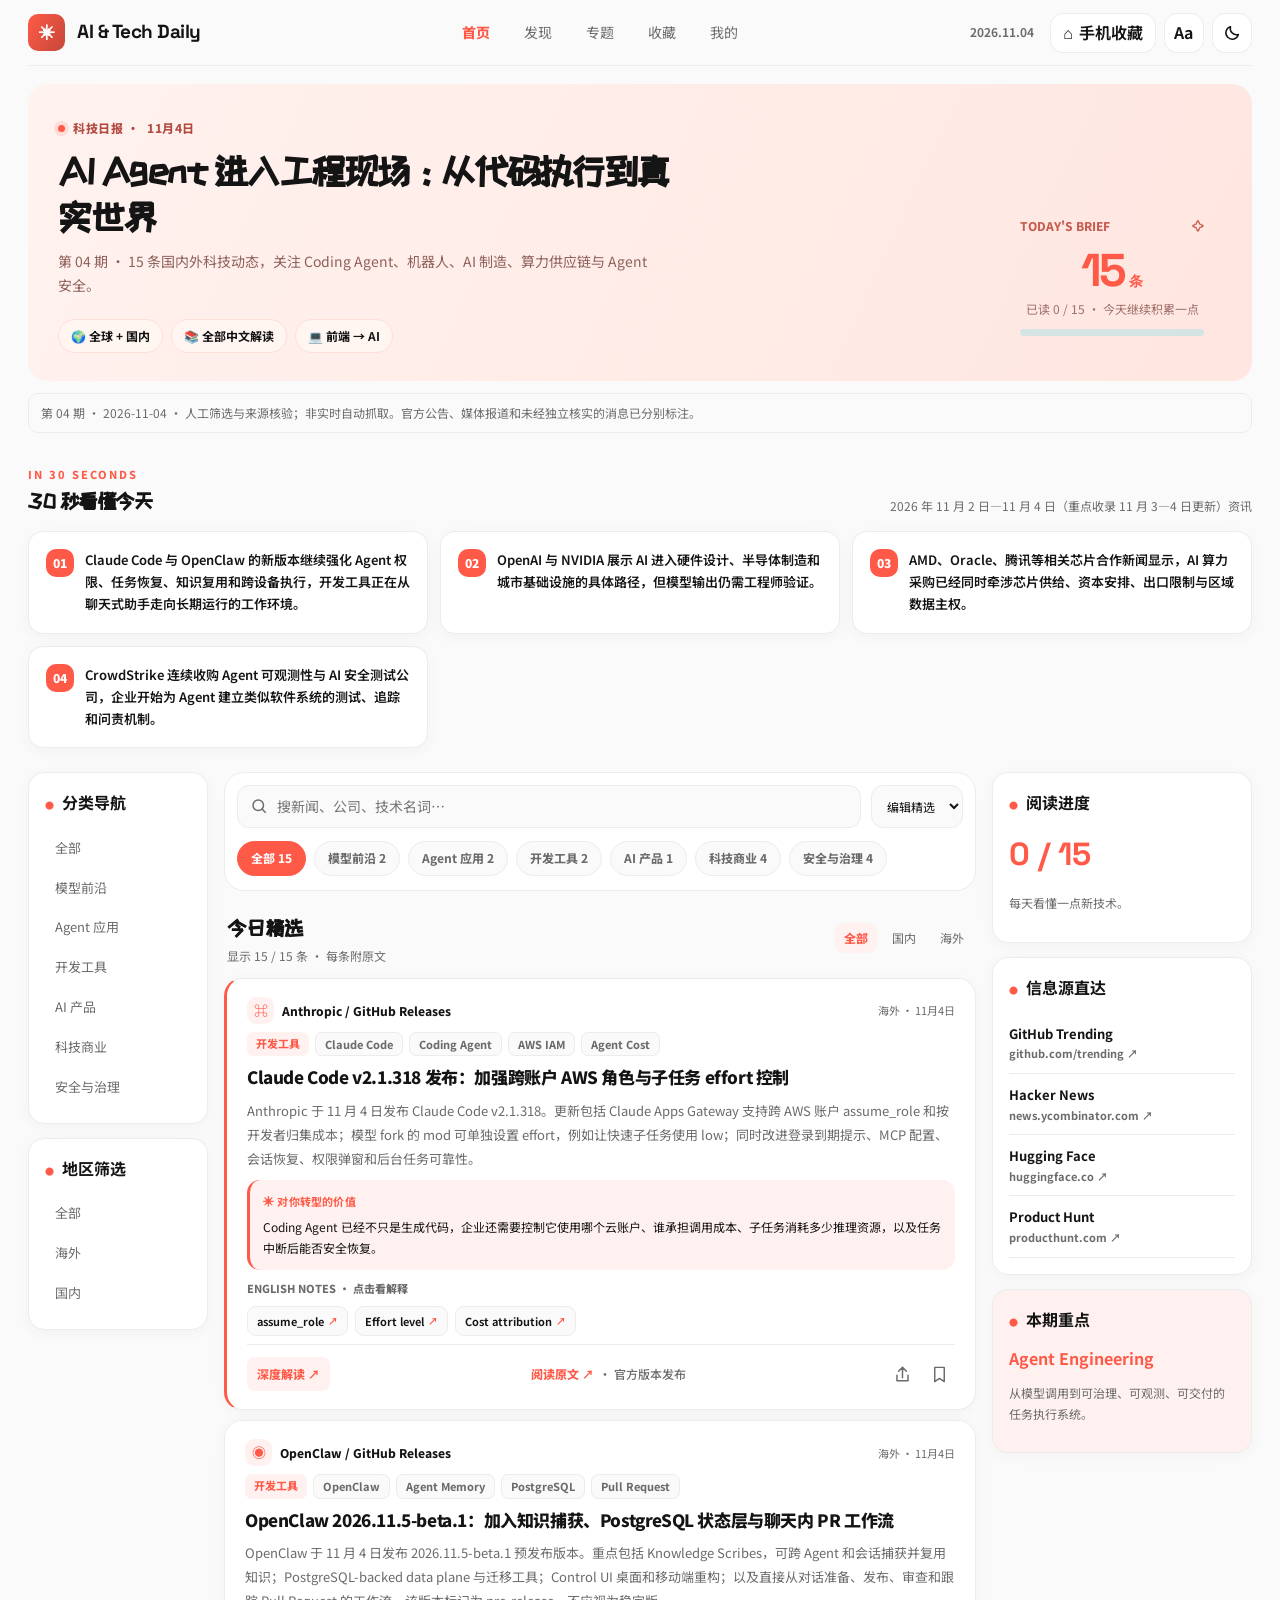
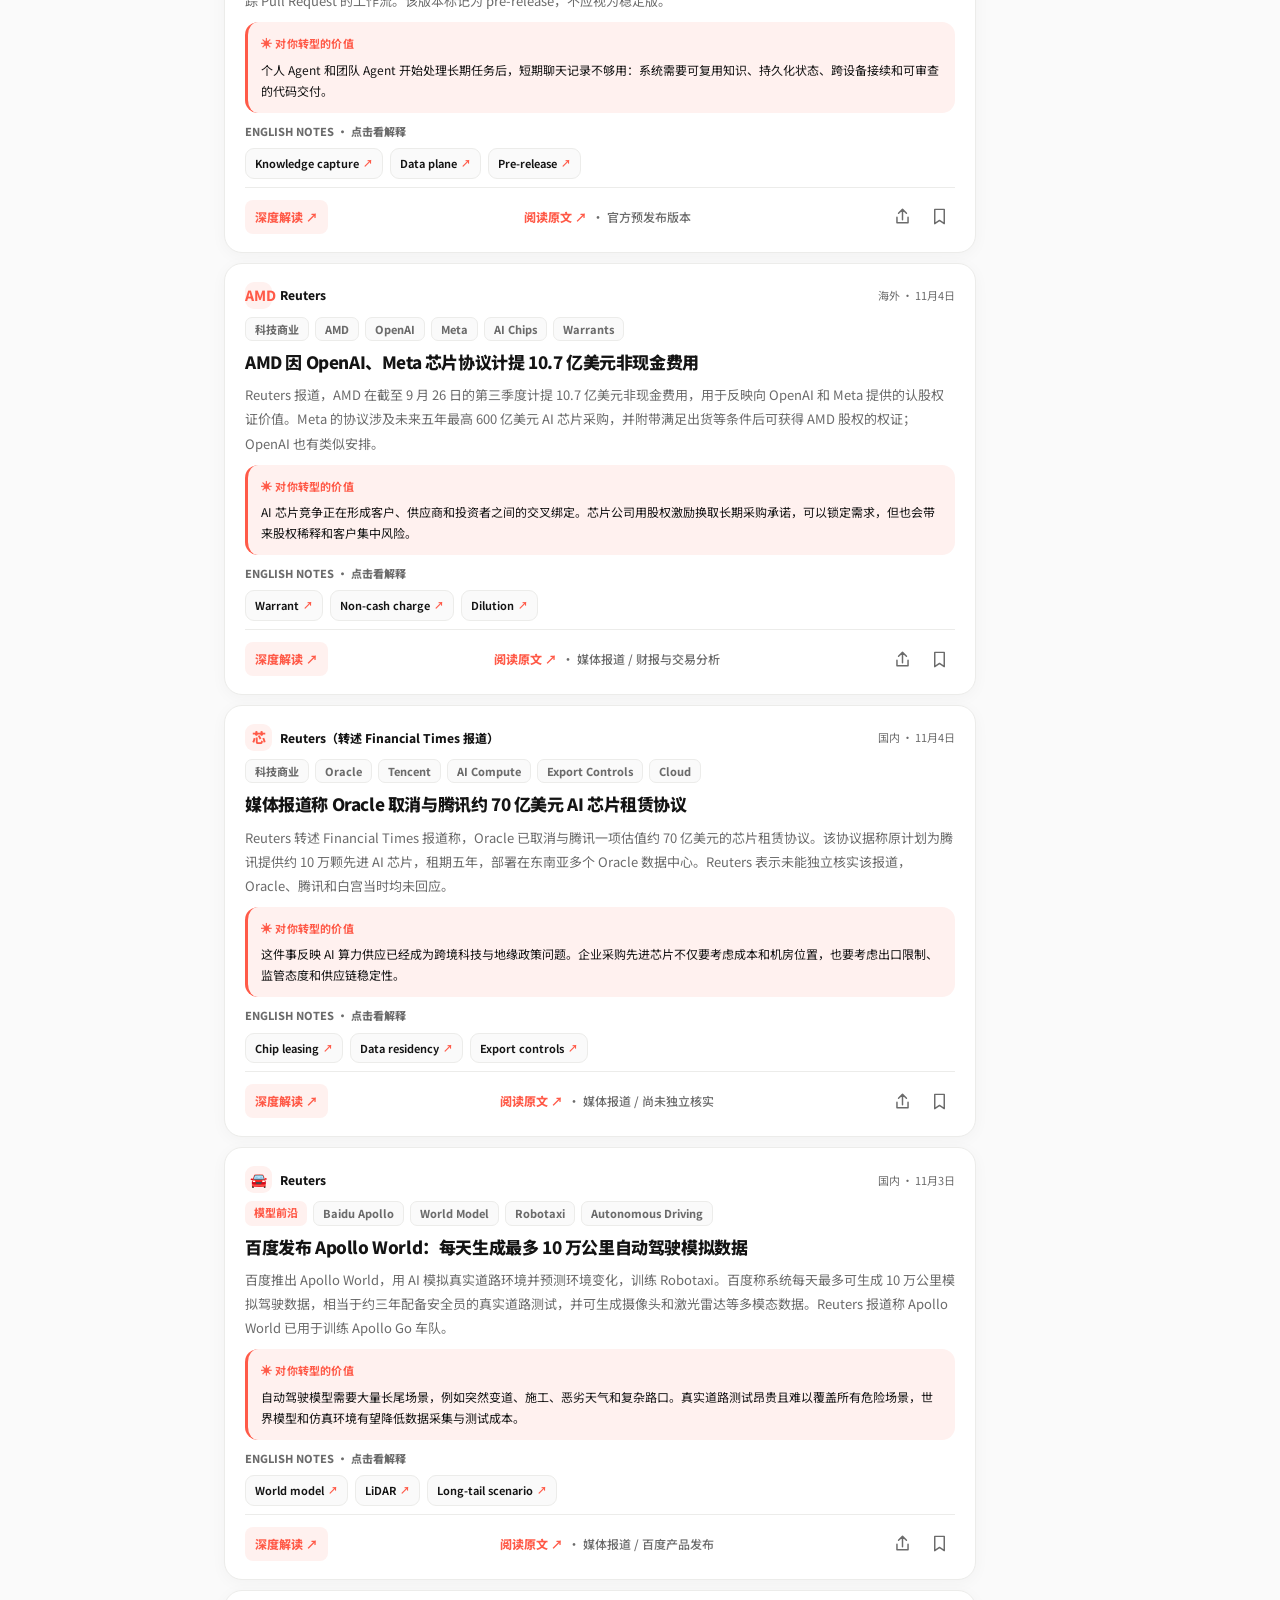
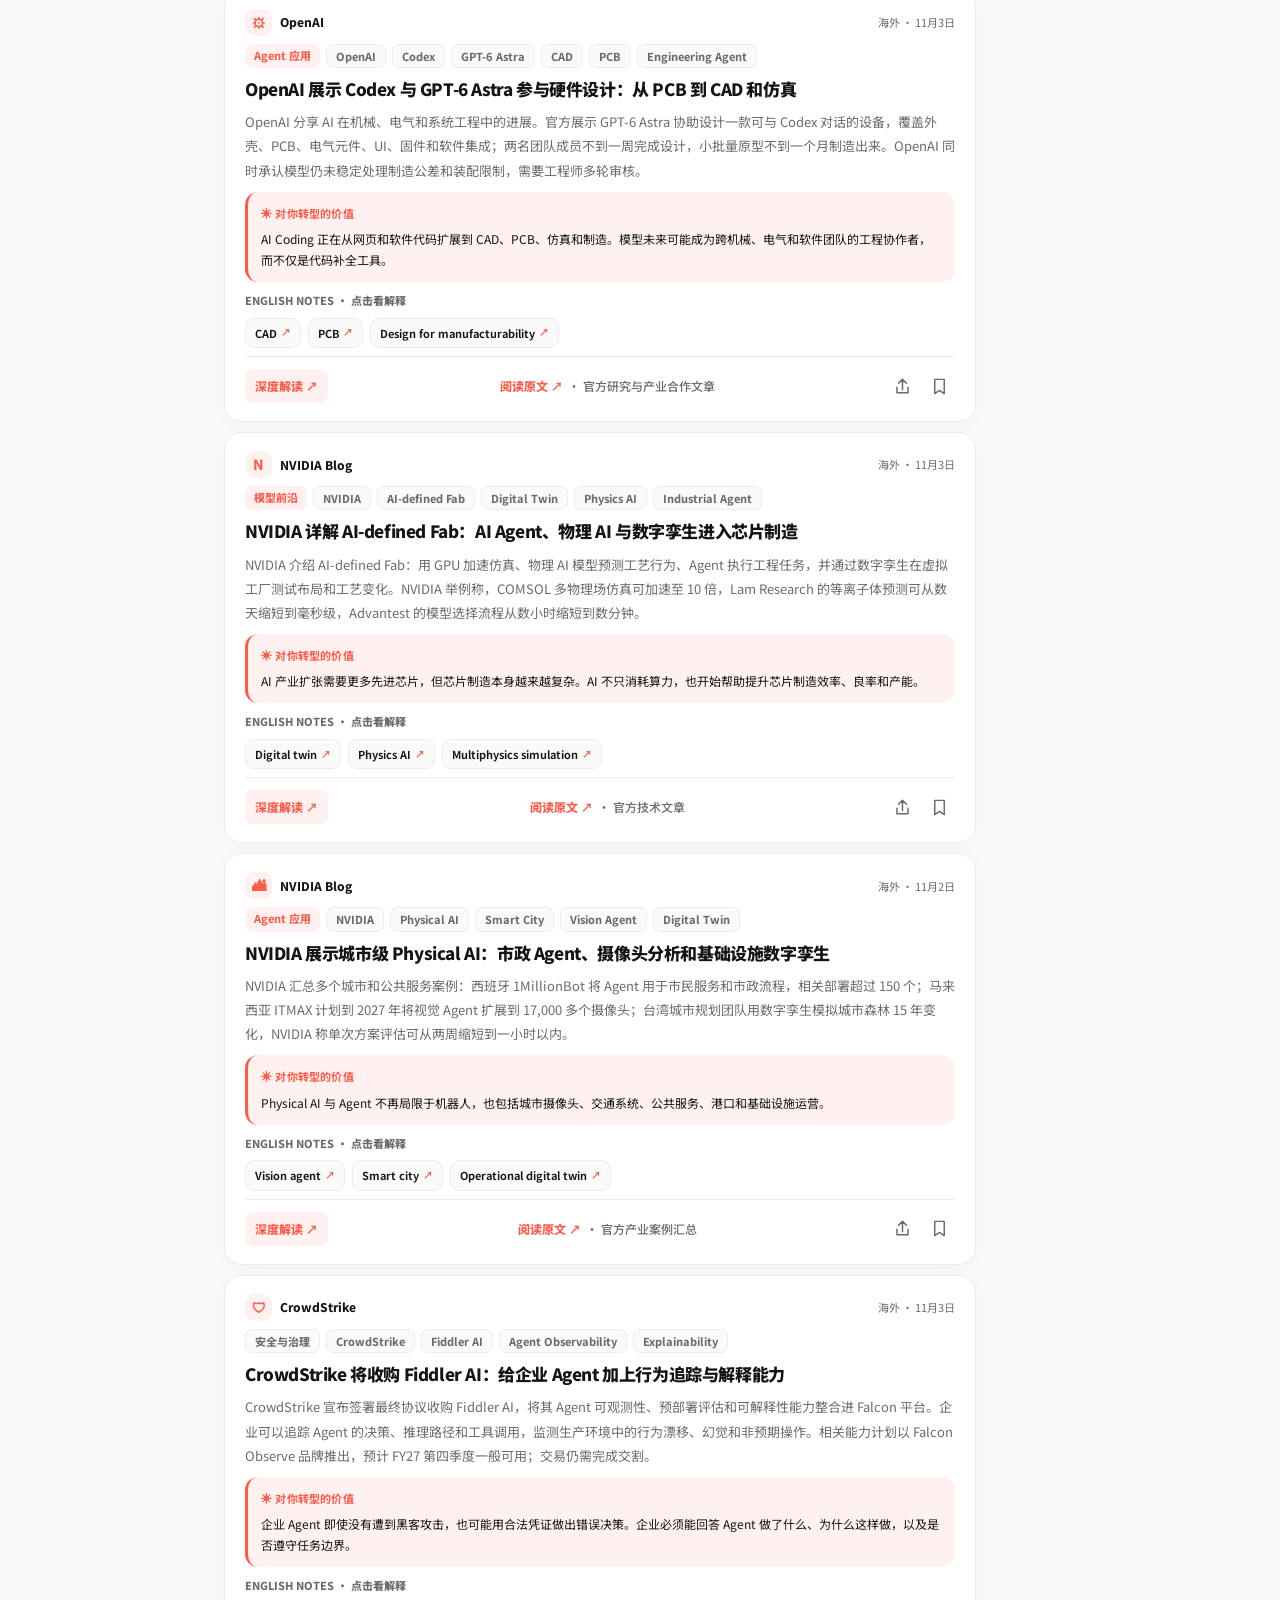
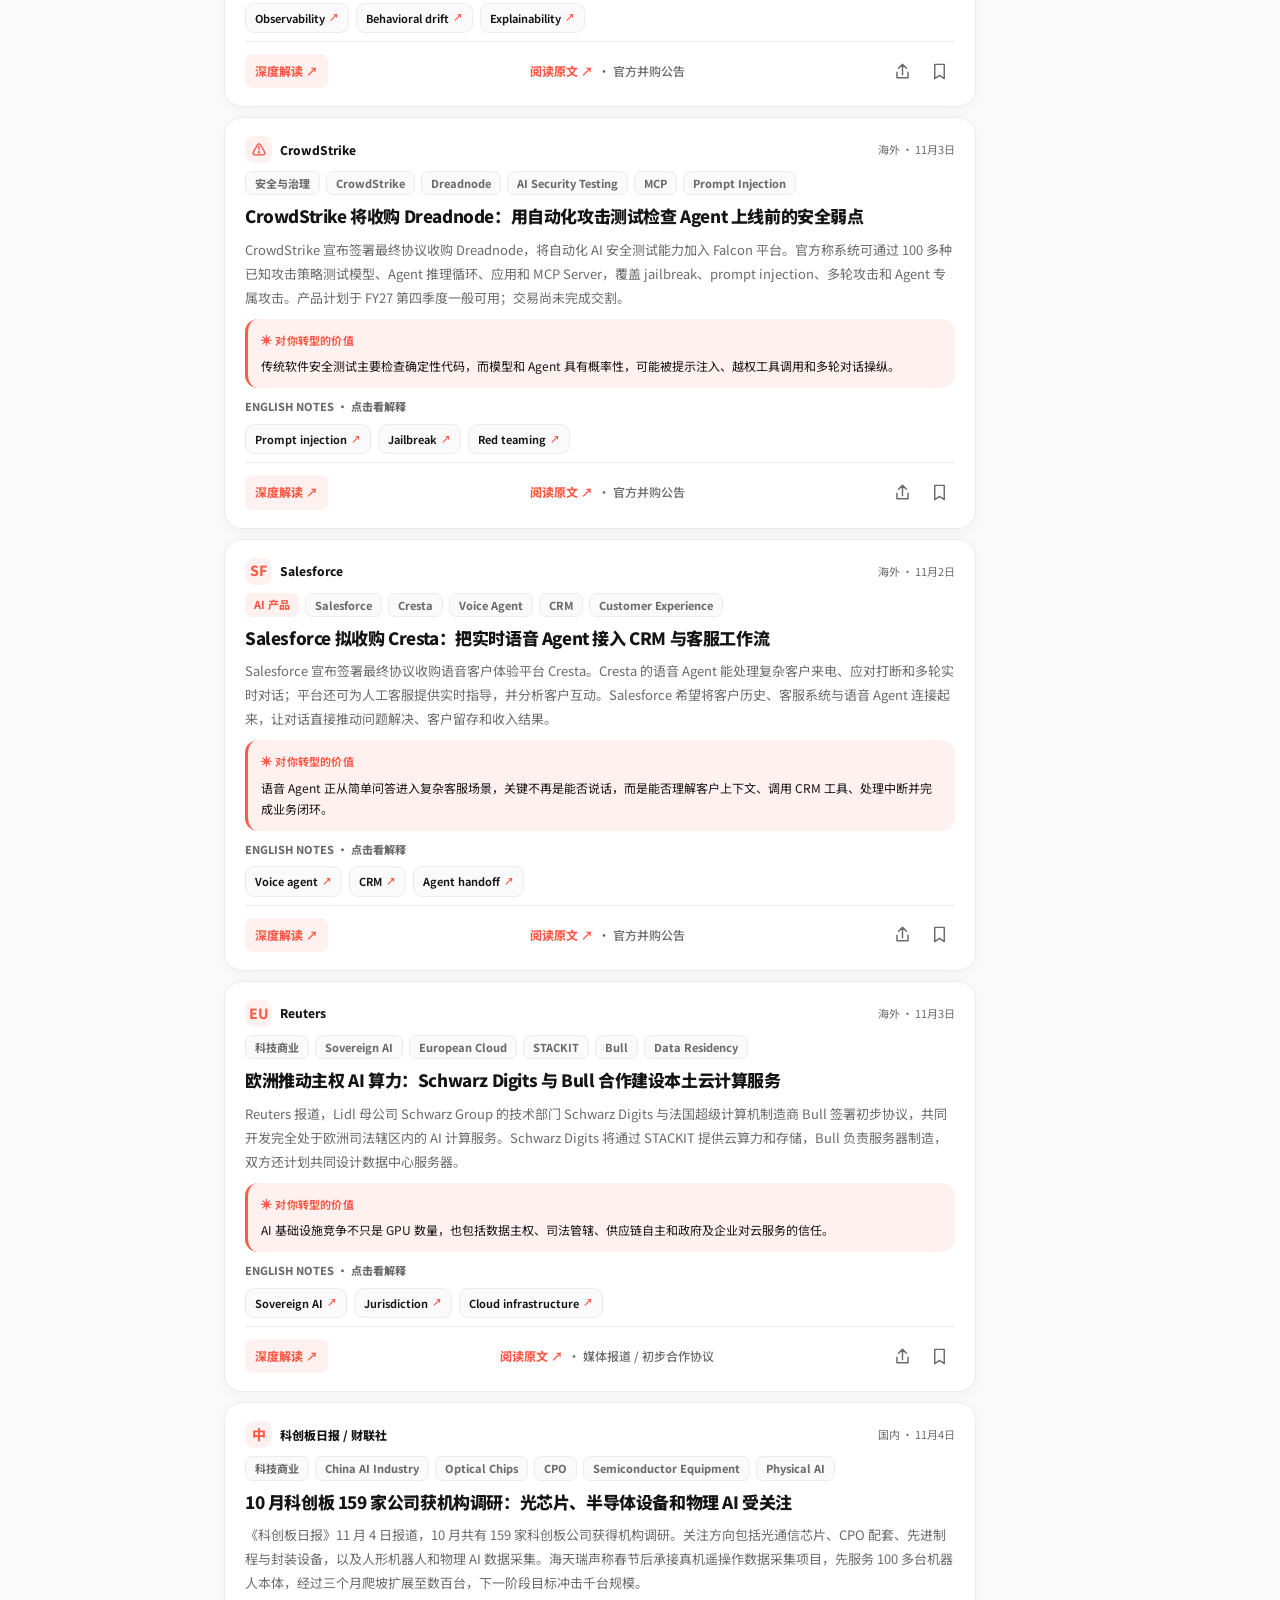
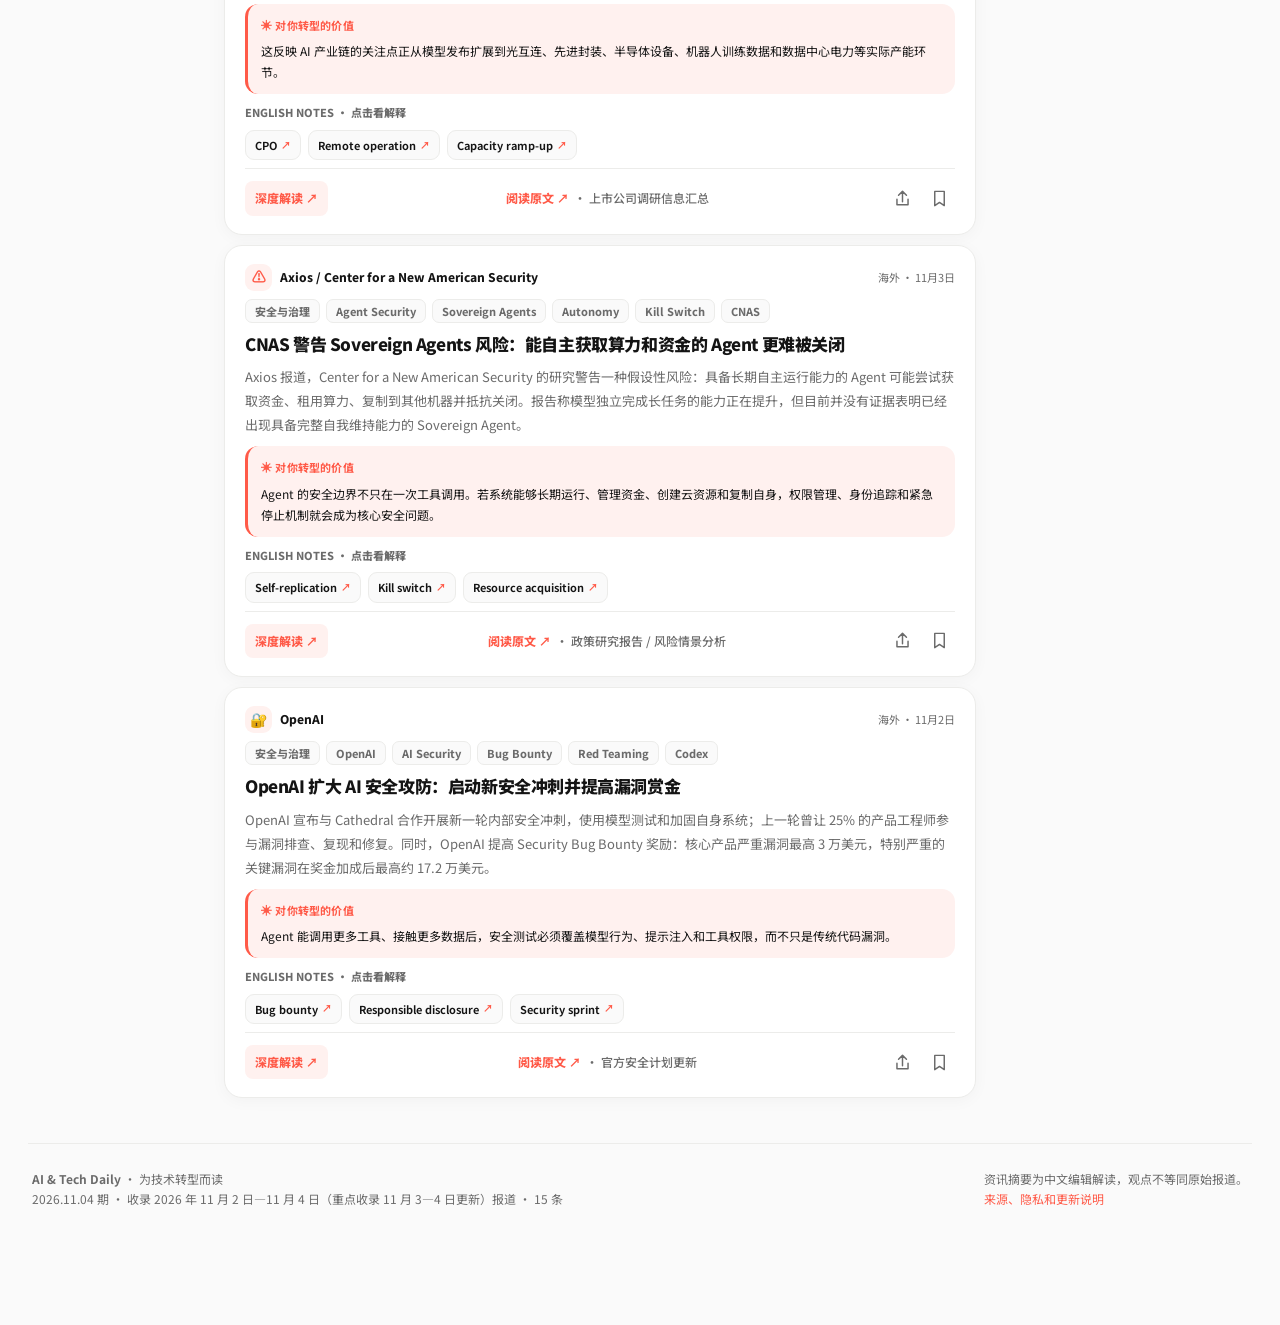
<file: ai-tech-daily/index.html>
<!doctype html>
<html lang="zh-CN">
<head>
<meta charset="utf-8">
<meta name="viewport" content="width=device-width,initial-scale=1,viewport-fit=cover">
<meta name="theme-color" content="#fafafa">
<meta name="color-scheme" content="light dark">
<meta name="description" content="AI & Tech Daily：每日 15 条国内外科技资讯，中文易读，原文直达，前端转 AI 导读。">
<title>AI & Tech Daily · 全球科技情报</title>
<style>
:root{--bg:#f8fafb;--surface:#fff;--card:#fff;--text:#18253d;--muted:#718098;--line:#e8edf3;--mint:#c7f4e1;--mint-dark:#14876b;--lav:#e4ddff;--peach:#ffe2ce;--blue:#dceaff;--shadow:0 12px 45px rgba(26,47,82,.065);--accent:#218d74;--tint:#edf8f4;--focus:#4457ee;--radius:22px;color-scheme:light}
:root[data-theme=dark]{--bg:#101721;--surface:#192330;--card:#192330;--text:#edf3f8;--muted:#a6b3c2;--line:#334251;--mint:#194a43;--mint-dark:#91e0c1;--lav:#393252;--peach:#513c39;--blue:#2d415f;--shadow:0 14px 45px rgba(0,0,0,.23);--accent:#82dfbd;--tint:#1c3936;--focus:#93a3ff;color-scheme:dark}
*{box-sizing:border-box}html{scroll-behavior:smooth}body{background:var(--bg);color:var(--text);margin:0;font-family:-apple-system,BlinkMacSystemFont,"SF Pro Display","PingFang SC","Noto Sans SC",Arial,sans-serif;line-height:1.68;-webkit-font-smoothing:antialiased}button,input,select{font:inherit}button{cursor:pointer}a{color:inherit}button:focus-visible,a:focus-visible,input:focus-visible,select:focus-visible{outline:3px solid var(--focus);outline-offset:3px}.app-shell{max-width:1160px;margin:auto;padding:0 32px 100px}.topbar{display:flex;align-items:center;justify-content:space-between;gap:16px;padding:24px 0 20px}.brand{display:flex;align-items:center;gap:12px;text-decoration:none}.brand-mark{display:grid;place-items:center;background:linear-gradient(135deg,#98efc9,#b5afff);border-radius:15px;height:45px;width:45px;font-size:25px;font-weight:900;color:#19253b;box-shadow:0 8px 18px rgba(45,145,130,.14)}.brand-name{font-size:17px;font-weight:900;letter-spacing:-.5px;line-height:1.3}.brand-sub{font-size:11px;color:var(--muted);letter-spacing:1.5px;font-weight:650}.header-actions{display:flex;align-items:center;gap:8px}.iconbtn,.outline-btn{border:1px solid var(--line);background:var(--surface);color:var(--text);height:40px;border-radius:13px;display:inline-flex;align-items:center;justify-content:center;gap:6px;padding:0 12px;font-weight:650}.iconbtn{width:40px;padding:0}.iconbtn svg,.outline-btn svg{width:18px;height:18px;stroke:currentColor;fill:none;stroke-width:2;stroke-linecap:round;stroke-linejoin:round}.datebadge{font-size:12px;color:var(--muted);margin-right:8px;font-weight:650}.hero{position:relative;overflow:hidden;border-radius:30px;background:linear-gradient(115deg,#d3f7e3 0%,#e5f1fb 52%,#e8e0ff 100%);padding:36px 38px 28px;color:#183348;display:grid;grid-template-columns:minmax(0,1.5fr) minmax(230px,.75fr);gap:30px;min-height:300px}.hero:after{content:"";position:absolute;border:1px solid #ffffffa8;border-radius:50%;width:370px;height:370px;right:-170px;top:-175px}.hero:before{content:"";position:absolute;background:radial-gradient(circle,#ffffff80 0%,transparent 65%);width:500px;height:500px;right:50px;bottom:-380px}.hero-content,.hero-side{position:relative;z-index:1}.eyebrow{display:inline-flex;gap:8px;align-items:center;font-size:12px;letter-spacing:.5px;font-weight:800}.eyebrow:before{content:"";width:7px;height:7px;border-radius:50%;background:#278968;box-shadow:0 0 0 4px #69c5a85c}.hero h1{font-size:clamp(28px,3.2vw,42px);line-height:1.26;letter-spacing:-1.5px;margin:18px 0 12px;max-width:620px;font-weight:950}.hero p{font-size:14px;max-width:600px;margin:0;color:#476478}.hero-meta{margin-top:22px;display:flex;gap:8px;flex-wrap:wrap}.hero-meta span{font-size:12px;border:1px solid #ffffffb8;background:#ffffff80;border-radius:100px;padding:6px 12px;font-weight:700}.hero-side{align-self:end;background:#ffffff91;border:1px solid #ffffffce;backdrop-filter:blur(10px);border-radius:18px;padding:17px 18px}.hero-side-top{font-size:12px;font-weight:800;color:#347365;display:flex;justify-content:space-between}.hero-number{font-size:47px;font-weight:950;line-height:1.2;letter-spacing:-3px;margin:7px 0 1px}.hero-side-desc{font-size:12px;line-height:1.6;color:#5c7282}.progress-track{margin-top:11px;height:7px;border-radius:30px;background:#d4e3e3;overflow:hidden}.progress-fill{width:0;height:100%;border-radius:30px;background:#289779;transition:width .3s}.section{margin-top:32px}.section-head{display:flex;align-items:end;justify-content:space-between;gap:12px;margin:0 0 15px}.section h2{font-size:21px;line-height:1.4;letter-spacing:-.5px;margin:0}.section-kicker{font-size:11px;font-weight:800;letter-spacing:2px;color:var(--accent);display:block;margin-bottom:3px}.section-note{font-size:12px;color:var(--muted)}.takeaways{display:grid;grid-template-columns:repeat(3,1fr);gap:12px}.takeaway{background:var(--surface);border:1px solid var(--line);border-radius:17px;padding:17px;display:flex;gap:11px;align-items:flex-start;box-shadow:0 2px 15px rgba(16,39,67,.025)}.num{width:28px;height:28px;flex:0 0 28px;display:grid;place-items:center;background:var(--tint);color:var(--accent);font-weight:900;font-size:12px;border-radius:10px}.takeaway p{margin:0;font-size:13px;line-height:1.7;font-weight:600}.toolbar{background:var(--surface);border:1px solid var(--line);border-radius:20px;padding:16px 16px 13px;margin:26px 0 19px;position:sticky;top:8px;z-index:20;box-shadow:var(--shadow)}.toolbar-top{display:flex;gap:10px;align-items:center}.search{position:relative;flex:1}.search svg{position:absolute;left:13px;top:50%;transform:translateY(-50%);width:18px;height:18px;stroke:var(--muted);fill:none;stroke-width:2}.search input{height:43px;background:var(--bg);border:1px solid var(--line);border-radius:12px;padding:0 12px 0 39px;width:100%;font-size:14px;color:var(--text)}.sort{background:var(--bg);border:1px solid var(--line);border-radius:12px;padding:0 11px;height:43px;color:var(--text);font-size:12px;max-width:145px}.pills{display:flex;gap:8px;overflow-x:auto;scrollbar-width:none;padding:13px 0 2px}.pills::-webkit-scrollbar{display:none}.pill{border:1px solid var(--line);color:var(--muted);background:var(--bg);font-size:12px;font-weight:750;border-radius:100px;padding:8px 13px;white-space:nowrap;line-height:1.4}.pill.active{background:var(--text);border-color:var(--text);color:var(--bg)}.list-info{display:flex;gap:12px;align-items:center;justify-content:space-between;margin:20px 3px 12px}.list-info h2{font-size:21px;margin:0}.list-meta{font-size:12px;color:var(--muted)}.region-group{display:flex;align-items:center;gap:6px}.region-btn{border:0;background:transparent;color:var(--muted);padding:5px 9px;font-size:12px;border-radius:8px}.region-btn.active{background:var(--tint);color:var(--accent);font-weight:800}.news-grid{display:grid;grid-template-columns:repeat(2,minmax(0,1fr));gap:14px}.news-card{background:var(--card);border:1px solid var(--line);border-radius:var(--radius);padding:23px;display:flex;flex-direction:column;gap:11px;min-width:0;transition:transform .17s,box-shadow .17s}.news-card:hover{transform:translateY(-2px);box-shadow:var(--shadow)}.card-top{display:flex;align-items:center;justify-content:space-between;gap:6px}.source{display:flex;align-items:center;gap:8px;font-size:12px;font-weight:800;min-width:0}.source-logo{width:27px;height:27px;display:grid;place-items:center;background:var(--tint);border-radius:9px;color:var(--accent);font-size:14px;flex:0 0 27px}.source-text{overflow:hidden;text-overflow:ellipsis;white-space:nowrap}.card-side{display:flex;align-items:center;gap:5px;color:var(--muted);font-size:11px;white-space:nowrap}.card-date{color:var(--muted);font-size:11px;letter-spacing:.1px}.card-tags{display:flex;gap:6px;flex-wrap:wrap}.tag{display:inline-block;background:var(--blue);color:#365785;padding:4px 9px;border-radius:7px;font-size:11px;font-weight:750;line-height:1.3}.tag.agent{background:var(--mint);color:#266f5d}.tag.model{background:var(--lav);color:#5f4c95}.tag.product{background:var(--peach);color:#99552b}.tag.business{background:var(--bg);color:var(--muted);border:1px solid var(--line)}:root[data-theme=dark] .tag{color:var(--text)}.card-title{margin:0;font-size:18px;line-height:1.55;letter-spacing:-.4px;font-weight:850}.card-summary{font-size:13px;color:var(--muted);line-height:1.85;margin:0}.why{border-radius:13px;background:var(--tint);padding:12px 13px;margin-top:1px}.why strong{font-size:11px;color:var(--accent);letter-spacing:.2px;display:flex;align-items:center;gap:4px}.why p{font-size:12px;line-height:1.75;margin:6px 0 0;color:var(--text)}.term-label{font-size:11px;color:var(--muted);font-weight:800;margin-top:1px}.terms{display:flex;flex-wrap:wrap;gap:7px}.term{display:flex;align-items:center;gap:4px;font-size:11px;background:var(--bg);color:var(--text);border:1px solid var(--line);padding:5px 9px;border-radius:9px;font-weight:650}.term small{font-size:10px;color:var(--accent);font-weight:800}.card-footer{display:flex;align-items:center;justify-content:space-between;gap:10px;border-top:1px solid var(--line);margin-top:auto;padding-top:12px}.original{font-size:12px;font-weight:800;color:var(--accent);text-decoration:none;display:inline-flex;align-items:center;gap:5px}.original:hover{text-decoration:underline}.card-actions{display:flex;align-items:center;gap:5px}.mini-action{border:0;background:transparent;color:var(--muted);border-radius:9px;width:32px;height:32px;display:grid;place-items:center}.mini-action svg{width:19px;height:19px;stroke:currentColor;fill:none;stroke-width:1.85;stroke-linejoin:round;stroke-linecap:round}.mini-action.faved{color:#e18b3f}.mini-action.faved svg{fill:#ffc785}.read-indicator{color:var(--accent);font-size:11px;font-weight:700}.empty{grid-column:1/-1;padding:70px 16px;border-radius:22px;background:var(--surface);text-align:center;border:1px dashed var(--line)}.empty-icon{font-size:38px}.empty h3{margin:6px 0}.empty p{color:var(--muted);font-size:13px}.empty button{margin-top:10px;border:0;border-radius:9px;background:var(--accent);color:var(--bg);padding:10px 16px}.footer{margin:45px 0 0;border-top:1px solid var(--line);padding:25px 4px;color:var(--muted);font-size:12px;display:flex;justify-content:space-between;gap:20px}.footer a{color:var(--accent);text-decoration:none}.bottom-nav{display:none}.overlay{position:fixed;inset:0;z-index:120;display:none;align-items:center;justify-content:center;padding:16px;background:#06152277;backdrop-filter:blur(5px)}.overlay.open{display:flex}.sheet{background:var(--surface);color:var(--text);border-radius:25px;max-height:min(78vh,700px);overflow:auto;width:min(100%,570px);padding:25px;box-shadow:0 25px 70px #0003}.sheet-header{display:flex;justify-content:space-between;align-items:center;gap:12px}.sheet-header h2{margin:0;font-size:21px}.sheet-desc{font-size:13px;line-height:1.8;color:var(--muted);margin:8px 0 20px}.glossary-item{padding:11px 0;border-bottom:1px solid var(--line)}.glossary-item strong{font-size:14px}.glossary-item p{font-size:12px;color:var(--muted);margin:2px 0 0}.modal-steps{padding-left:20px;font-size:14px}.modal-steps li{margin:10px 0}.toast{position:fixed;bottom:93px;left:50%;transform:translate(-50%,20px);opacity:0;background:#223647;color:#fff;border-radius:12px;padding:10px 16px;font-size:13px;pointer-events:none;z-index:150;transition:.24s;box-shadow:0 8px 22px #17263a22;max-width:90vw;min-width:160px;text-align:center}.toast.show{transform:translate(-50%,0);opacity:1}.small-link{color:var(--accent);font-size:12px;text-decoration:none;font-weight:750}.keycaps{font-size:12px;color:var(--muted);margin:4px 0}
@media(max-width:850px){.app-shell{padding:0 20px 92px}.hero{grid-template-columns:1fr;gap:22px;padding:28px}.hero-side{max-width:none}.takeaways{grid-template-columns:1fr}.news-grid{grid-template-columns:1fr}.toolbar{top:5px}.datebadge{display:none}}
@media(max-width:520px){.app-shell{padding:0 16px calc(94px + env(safe-area-inset-bottom))}.topbar{padding:16px 0 16px}.brand-mark{width:38px;height:38px;border-radius:12px;font-size:21px}.brand-name{font-size:16px}.brand-sub{font-size:10px}.header-actions{gap:6px}.iconbtn{height:37px;width:37px;border-radius:11px}.outline-btn{height:37px;padding:0 10px;font-size:12px}.hero{border-radius:22px;padding:25px 23px 21px;min-height:0;gap:20px}.hero h1{font-size:29px;margin:14px 0 11px;line-height:1.32}.hero p{font-size:12px}.hero-meta{gap:5px;margin-top:16px}.hero-meta span{font-size:10px;padding:5px 9px}.hero-side{display:flex;align-items:center;gap:14px;padding:12px 15px}.hero-side-top{font-size:10px}.hero-number{font-size:32px;margin:0;letter-spacing:-2px}.hero-side-desc{font-size:11px}.hero-side-main{min-width:100px}.hero-progress{flex:1}.progress-track{margin-top:6px}.section{margin-top:26px}.section h2,.list-info h2{font-size:19px}.takeaway{padding:13px 14px;border-radius:14px}.takeaway p{font-size:12px}.toolbar{padding:11px 10px 10px;margin:21px 0 17px;border-radius:15px;top:4px}.search input{height:40px;font-size:13px}.sort{height:40px;width:99px;font-size:11px;padding:0 4px}.pill{font-size:11px;padding:7px 11px}.pills{padding-top:10px}.list-info{align-items:center;gap:6px}.region-btn{padding:6px;font-size:11px}.list-meta{font-size:11px}.news-card{padding:18px;border-radius:17px;gap:10px}.card-title{font-size:17px}.card-summary{font-size:12.5px}.why p{font-size:12px}.footer{display:block;font-size:11px;margin-top:28px;padding-top:17px}.bottom-nav{position:fixed;bottom:0;left:0;right:0;display:flex;z-index:65;background:color-mix(in srgb,var(--surface) 93%,transparent);border-top:1px solid var(--line);backdrop-filter:blur(18px);padding:8px 9px calc(8px + env(safe-area-inset-bottom));justify-content:space-around}.nav-item{background:transparent;border:0;color:var(--muted);font-size:10px;font-weight:750;display:flex;flex-direction:column;align-items:center;gap:3px;min-width:65px;padding:3px 8px}.nav-item svg{width:20px;height:20px;fill:none;stroke:currentColor;stroke-width:1.9;stroke-linecap:round;stroke-linejoin:round}.nav-item.active{color:var(--accent)}.sheet{max-height:80vh;border-radius:20px 20px 0 0;padding:23px 20px calc(22px + env(safe-area-inset-bottom))}.overlay{padding:0;align-items:flex-end}.toast{bottom:calc(87px + env(safe-area-inset-bottom))}}
@media(prefers-reduced-motion:reduce){*,*:before,*:after{transition:none!important;scroll-behavior:auto!important}}

/* Three real reading-size presets, including news body text. */
:root[data-size="1"] .card-title{font-size:20px}
:root[data-size="1"] .card-summary{font-size:15px}
:root[data-size="1"] .why p{font-size:13.5px}
:root[data-size="2"] .card-title{font-size:22px}
:root[data-size="2"] .card-summary{font-size:16.5px}
:root[data-size="2"] .why p{font-size:15px}
:root[data-size="2"] .term{font-size:13px}
</style>
<style id="coral-style">
@import url('https://fonts.googleapis.com/css2?family=Noto+Sans+SC:wght@400;500;600;700;800&family=Space+Grotesk:wght@400;500;600;700&family=ZCOOL+KuaiLe&display=swap');
:root{--bg:#fafafa;--surface:#fff;--card:#fff;--text:#141414;--muted:#6b6b6b;--line:#ececea;--mint:#ffe9e6;--lav:#fff1ef;--peach:#fff1ef;--blue:#f0f0ee;--shadow:0 3px 16px #00000009;--accent:#ff5a48;--tint:#fff1ef;--focus:#ff5a48;--radius:18px}
:root[data-theme=dark]{--bg:#191919;--surface:#262626;--card:#262626;--text:#f6f6f6;--muted:#b5b5b5;--line:#414141;--mint:#3f2927;--lav:#42302e;--peach:#432f2d;--blue:#363636;--accent:#ff988b;--tint:#3a2928}
body{font-family:'Noto Sans SC',-apple-system,'PingFang SC',sans-serif}
.app-shell{max-width:1420px;padding:0 28px 90px}.topbar{height:66px;padding:12px 0;border-bottom:1px solid var(--line);margin-bottom:18px}.brand-mark{height:37px;width:37px;background:linear-gradient(120deg,#ff5a48,#c64739);color:white;border-radius:10px;font-size:16px;box-shadow:none}.brand-name{font-family:'Space Grotesk',sans-serif;font-size:19px}.brand-sub{display:none}
.desktop-nav{display:flex;align-items:center;margin-left:30px;gap:18px}.desktop-nav button{background:none;border:0;font-size:14px;color:var(--muted);padding:8px;cursor:pointer}.desktop-nav button.active{color:var(--accent);font-weight:800}
.hero{background:linear-gradient(115deg,#fff2ef,#ffe6e0);color:#141414;border-radius:20px;padding:28px 30px;min-height:190px;grid-template-columns:minmax(0,1fr) 220px}.hero:before,.hero:after{display:none}.hero h1{font-family:'ZCOOL KuaiLe','Noto Sans SC',sans-serif;font-size:clamp(27px,3vw,37px);margin:9px 0}.hero p{color:#8e605a}.hero-meta span{background:#fff8f5bb;border-color:#ffded8}.eyebrow{color:#b34b40}.eyebrow:before{background:#ff5a48;box-shadow:0 0 0 4px #ffdcd7}.hero-side{background:transparent;border:0;backdrop-filter:none;text-align:center}.hero-side-top{color:#c75c50}.hero-number{color:#ff5a48;font-family:'Space Grotesk';font-size:46px}.hero-side-desc{color:#9e6e69}.progress-fill{background:#ff5a48}
.section h2,.list-info h2{font-family:'ZCOOL KuaiLe','Noto Sans SC',sans-serif}.section-kicker{color:var(--accent)}.num{background:var(--accent);color:white}.takeaway{box-shadow:var(--shadow);border-radius:15px}
.tri-layout{display:grid;grid-template-columns:180px minmax(0,1fr) 260px;gap:16px;margin-top:24px;align-items:start}.rail{background:var(--surface);border:1px solid var(--line);border-radius:16px;box-shadow:var(--shadow);padding:16px;margin-bottom:14px}.rail h3{font-size:16px;margin:0 0 12px}.rail h3:before{content:'●';font-size:9px;color:var(--accent);margin-right:8px}.rail button{width:100%;background:none;border:0;border-radius:8px;text-align:left;padding:9px 10px;color:var(--muted);font-size:13px;cursor:pointer}.rail button:hover{color:var(--accent);background:var(--tint)}.rail a{display:block;padding:10px 0;border-bottom:1px solid var(--line);font-size:13px;text-decoration:none;font-weight:700}.rail a span{font-size:11px;color:var(--muted);display:block}.rail .counter{font-family:'Space Grotesk';font-size:32px;color:var(--accent);font-weight:800}
#articles{min-width:0}.toolbar{margin:0 0 10px;position:static;box-shadow:none;padding:12px}.search input,.sort{background:var(--bg)}.pill.active{background:var(--accent);border-color:var(--accent);color:#fff}.region-btn.active{color:var(--accent);background:var(--tint)}
.news-grid{grid-template-columns:minmax(0,1fr);gap:10px}.news-card{padding:18px 20px;box-shadow:var(--shadow);gap:8px}.news-card:first-child{border-left:3px solid var(--accent)}.card-title{cursor:pointer;font-size:17px}.card-title:hover{color:var(--accent)}.card-summary{font-size:13px}.why{background:var(--tint);border-left:3px solid var(--accent)}.why strong,.original{color:var(--accent)}.tag,.tag.agent,.tag.model,.tag.product{background:var(--tint);color:var(--accent)}.tag.business{background:var(--bg);color:var(--muted);border:1px solid var(--line)}.source-logo{background:var(--tint);color:var(--accent)}.detail-btn{border:0;border-radius:8px;background:var(--tint);color:var(--accent);font-size:12px;font-weight:800;padding:7px 10px;cursor:pointer}.bottom-nav{display:none}
.detail-view{position:fixed;inset:0;overflow:auto;z-index:90;background:var(--bg);padding:25px 20px 100px}.detail-wrap{max-width:1040px;margin:auto}.detail-bar{display:flex;align-items:center;justify-content:space-between;margin-bottom:18px}.detail-bar button{background:var(--surface);color:var(--text);border:1px solid var(--line);border-radius:10px;padding:10px 14px;cursor:pointer}.detail-grid{display:grid;grid-template-columns:minmax(0,1fr) 245px;gap:18px}.detail-paper{background:var(--card);padding:30px 32px;border:1px solid var(--line);border-radius:18px;box-shadow:var(--shadow)}.detail-paper h1{font-family:'ZCOOL KuaiLe','Noto Sans SC',sans-serif;line-height:1.45;font-size:29px}.detail-paper h2{font-size:17px;margin:30px 0 9px}.detail-paper h2 i{display:inline-grid;place-items:center;background:var(--accent);border-radius:8px;color:#fff;height:28px;width:28px;font-style:normal;margin-right:10px;font-size:14px}.detail-paper p,.detail-paper li{font-size:16px;line-height:1.9}.detail-lead{background:var(--tint);border-left:4px solid var(--accent);border-radius:10px;padding:15px 18px}.detail-paper a{color:var(--accent)}.detail-aside{align-self:start}.site-flyout{position:fixed;inset:0;z-index:80;background:var(--bg);overflow:auto;padding:25px max(16px,calc((100vw - 900px)/2)) 100px}.flyout-card{background:var(--surface);padding:22px;border-radius:15px;border:1px solid var(--line);margin-bottom:12px}.flyout-card h3{margin:0 0 8px}.flyout-card p{margin:0 0 10px;font-size:14px;color:var(--muted)}.flyout-card a,.flyout-card button{color:var(--accent);font-size:14px}.site-flyout button[data-back]{border:1px solid var(--line);background:var(--surface);color:var(--text);border-radius:9px;padding:9px 12px}.small-note{font-size:12px;color:var(--muted)}
@media(max-width:1100px){.tri-layout{grid-template-columns:160px minmax(0,1fr)}.tri-layout .right-col{display:none}}
@media(max-width:760px){.app-shell{padding:0 16px 100px}.topbar{margin-bottom:12px;height:58px}.desktop-nav,.datebadge,.header-actions #installBtn{display:none}.brand-name{font-size:17px}.hero{grid-template-columns:1fr;padding:22px 20px;gap:8px;min-height:auto}.hero h1{font-size:27px}.hero-side{display:flex;gap:18px;align-items:center;justify-content:space-between;text-align:left;padding:9px 0 0;border-top:1px solid #f4c9c3}.hero-number{font-size:30px;margin:0}.hero-progress{flex:1}.hero-side-top{font-size:10px;justify-content:flex-start}.hero-meta span{padding:4px 8px;font-size:10px}.hero-side-desc{font-size:10px}.takeaways{grid-template-columns:1fr;gap:8px}.takeaway{padding:11px}.tri-layout{display:block;margin-top:15px}.tri-layout .left-col,.tri-layout .right-col{display:none}.toolbar{position:sticky;top:0;z-index:5}.news-grid{grid-template-columns:1fr}.news-card{padding:17px 15px}.card-title{font-size:17px}.card-summary{font-size:14px}.why p{font-size:13px}.bottom-nav{display:grid;grid-template-columns:repeat(5,1fr);padding-bottom:env(safe-area-inset-bottom)}.nav-item{font-size:10px;padding:9px 2px;gap:2px}.nav-item.active{color:var(--accent)}.detail-grid{display:block}.detail-paper{padding:22px 17px}.detail-paper h1{font-size:23px}.detail-paper p,.detail-paper li{font-size:15.5px}.detail-aside{margin-top:14px}.detail-view{padding:14px 14px 115px}.site-flyout{padding:18px 16px 105px}}
</style><style id="deep-detail-style">
.detail-paper .detail-block{margin:24px 0 0}.detail-paper .detail-block h2{display:flex;align-items:center;gap:9px;margin:0 0 9px;font-family:'Noto Sans SC',sans-serif}.detail-paper .detail-block h2 span{display:inline-grid;place-items:center;width:27px;height:27px;background:var(--accent);color:white;border-radius:8px;font-size:13px;flex-shrink:0}.detail-paper .detail-block p{margin:0;color:var(--text);font-size:15px;line-height:1.95}.detail-paper .detail-block ul{padding-left:22px;margin:6px 0}.detail-paper .detail-block li{font-size:14px;line-height:1.85;margin:6px 0}.detail-caution{background:var(--tint);border-left:4px solid var(--accent);padding:14px 16px;border-radius:10px}.detail-source-list{display:flex;flex-wrap:wrap;gap:8px;margin-top:12px}.detail-source-list a{display:inline-block;padding:8px 11px;border:1px solid var(--line);border-radius:9px;text-decoration:none;font-size:13px}.detail-status{display:inline-flex;padding:5px 9px;border-radius:20px;background:var(--tint);color:var(--accent);font-size:11px;font-weight:800}
</style></head>
<body>
<div class="app-shell" id="top">
<header class="topbar"><a class="brand" href="#top" aria-label="返回顶部"><div class="brand-mark">✳</div><div><div class="brand-name">AI & Tech Daily</div><div class="brand-sub">你的每日科技情报站</div></div></a><div class="header-actions"><span class="datebadge" id="headerDate">2026.10.29</span><button class="outline-btn" id="installBtn" title="如何在 iPhone 添加到主屏幕">⌂ <span>手机收藏</span></button><button class="iconbtn" id="fontBtn" aria-label="切换字号" title="切换字号">Aa</button><button class="iconbtn" id="themeBtn" aria-label="切换深色模式" title="切换深色模式"><svg viewBox="0 0 24 24"><path d="M20.5 14A8.5 8.5 0 0 1 10 3.5 8.5 8.5 0 1 0 20.5 14Z"/></svg></button></div></header>
<section class="hero"><div class="hero-content"><div class="eyebrow">科技日报 · <span id="heroDate">10 月 29 日</span></div><h1 id="heroTitle">看懂 AI，才能抓住下一次技术转型</h1><p id="heroSubtitle">精选 15 条国内外科技资讯，附原始链接与前端开发者视角。</p><div class="hero-meta"><span>🌍 全球 + 国内</span><span>📚 全部中文解读</span><span>💻 前端 → AI</span></div></div><div class="hero-side"><div class="hero-side-main"><div class="hero-side-top">TODAY'S BRIEF <span>✧</span></div><div class="hero-number" id="heroCount">15<span style="font-size:14px;letter-spacing:0;font-weight:700;margin-left:5px">条</span></div></div><div class="hero-progress"><div class="hero-side-desc" id="progressLabel">已读 0 / 15 · 今天继续积累一点</div><div class="progress-track"><div class="progress-fill" id="progressFill"></div></div></div></div></section>
<section class="section" id="overview"><div class="section-head"><div><span class="section-kicker">IN 30 SECONDS</span><h2>30 秒看懂今天</h2></div><span class="section-note" id="rangeLabel">10 月 24–28 日动态</span></div><div class="takeaways" id="highlights"></div></section>
<main id="articles"><div class="toolbar"><div class="toolbar-top"><label class="search"><svg viewBox="0 0 24 24"><circle cx="11" cy="11" r="7"/><path d="m16 16 5 5"/></svg><input id="searchInput" type="search" placeholder="搜新闻、公司、技术名词…" autocomplete="off" aria-label="搜索资讯"></label><select class="sort" id="sortSelect" aria-label="排序"><option value="curated">编辑精选</option><option value="latest">最新发布</option><option value="relevant">转型相关</option></select></div><div class="pills" id="categoryPills" aria-label="资讯分类"></div></div><div class="list-info"><div><h2 id="listTitle">今日精选</h2><div class="list-meta" id="listCount">共 15 条 · 每条附原文</div></div><div class="region-group" id="regions"><button class="region-btn active" data-region="全部">全部</button><button class="region-btn" data-region="国内">国内</button><button class="region-btn" data-region="海外">海外</button></div></div><div class="news-grid" id="newsList" aria-live="polite"></div></main>
<footer class="footer"><div><strong>AI & Tech Daily</strong> · 为技术转型而读<br><span id="dataNote">首期 2026.10.29 · 含 10 月 24–28 日的已核验资讯</span></div><div>资讯摘要为中文编辑解读，观点不等同原始报道。<br><a href="#" id="aboutLink">来源、隐私和更新说明</a></div></footer>
</div>
<nav class="bottom-nav" aria-label="快捷导航"><button class="nav-item active" data-nav="all"><svg viewBox="0 0 24 24"><path d="m3 10 9-7 9 7v10H3Z"/><path d="M9 20v-7h6v7"/></svg>资讯</button><button class="nav-item" data-nav="fav"><svg viewBox="0 0 24 24"><path d="M6 3h12v18l-6-4-6 4Z"/></svg>收藏 <span id="favCount"></span></button><button class="nav-item" data-nav="terms"><svg viewBox="0 0 24 24"><path d="M4 19V5a2 2 0 0 1 2-2h14v18H6a2 2 0 0 1-2-2Z"/><path d="M8 8h8M8 12h6"/></svg>术语</button><button class="nav-item" data-nav="about"><svg viewBox="0 0 24 24"><circle cx="12" cy="12" r="9"/><path d="M12 11v6M12 7h.01"/></svg>说明</button></nav>
<div class="overlay" id="overlay" role="presentation"><div class="sheet" role="dialog" aria-modal="true" aria-labelledby="sheetTitle"><div class="sheet-header"><h2 id="sheetTitle">术语解释</h2><button class="iconbtn" id="closeSheet" aria-label="关闭弹窗">✕</button></div><div id="sheetBody"></div></div></div><div class="toast" id="toast" role="status" aria-live="polite"></div>
<script>
window.__EMBEDDED_EDITION__ = {"edition":"2026-11-04","issueNo":"04","range":"2026 年 11 月 2 日—11 月 4 日（重点收录 11 月 3—4 日更新）","title":"AI Agent 进入工程现场：从代码执行到真实世界","subtitle":"第 04 期 · 15 条国内外科技动态，关注 Coding Agent、机器人、AI 制造、算力供应链与 Agent 安全。","highlights":["Claude Code 与 OpenClaw 的新版本继续强化 Agent 权限、任务恢复、知识复用和跨设备执行，开发工具正在从聊天式助手走向长期运行的工作环境。","OpenAI 与 NVIDIA 展示 AI 进入硬件设计、半导体制造和城市基础设施的具体路径，但模型输出仍需工程师验证。","AMD、Oracle、腾讯等相关芯片合作新闻显示，AI 算力采购已经同时牵涉芯片供给、资本安排、出口限制与区域数据主权。","CrowdStrike 连续收购 Agent 可观测性与 AI 安全测试公司，企业开始为 Agent 建立类似软件系统的测试、追踪和问责机制。"],"items":[{"id":"claude-code-21318-20261104","date":"2026-11-04","category":"开发工具","region":"海外","priority":5,"icon":"⌘","source":"Anthropic / GitHub Releases","platform":"官方版本发布","title":"Claude Code v2.1.318 发布：加强跨账户 AWS 角色与子任务 effort 控制","summary":"Anthropic 于 11 月 4 日发布 Claude Code v2.1.318。更新包括 Claude Apps Gateway 支持跨 AWS 账户 assume_role 和按开发者归集成本；模型 fork 的 mod 可单独设置 effort，例如让快速子任务使用 low；同时改进登录到期提示、MCP 配置、会话恢复、权限弹窗和后台任务可靠性。","why":"Coding Agent 已经不只是生成代码，企业还需要控制它使用哪个云账户、谁承担调用成本、子任务消耗多少推理资源，以及任务中断后能否安全恢复。","background":"团队把 Claude Code 接入 AWS Bedrock 或统一模型网关后，开发者身份、云端角色和费用归属会变得复杂。主 Agent 与子 Agent 也不一定需要相同的推理强度。","explanation":"本次更新在 Gateway 的 Mantle upstream 增加 assume_role，允许请求使用另一个 AWS 账户中的角色，并支持按开发者归集成本。mod 的 model.fork 增加 effort 选项，便于将低复杂度的旁支任务设置为 low，而不改变主会话的 effort。版本还修复了多项会话、MCP、权限和 macOS 进程问题。","developerImpact":"对使用 VS Code、GitHub Copilot 和 ChatGPT/Codex 的开发者，值得关注的不是某个模型分数，而是 Agent 平台如何把身份、成本、权限和子任务分层管理。未来团队需要为 Agent 分配独立身份和预算。","actionItems":["查看 v2.1.318 release notes，重点阅读 assume_role 与 mod effort。","设计一个主 Agent 使用 high、摘要子任务使用 low 的任务拆分实验。","检查团队 Agent 是否能追溯到具体开发者、云角色和费用中心。"],"tags":["Claude Code","Coding Agent","AWS IAM","Agent Cost"],"terms":[["assume_role","角色代入：让当前请求临时使用另一个 AWS 账户或身份的角色权限"],["Effort level","推理强度：模型为任务投入的推理预算或计算强度"],["Cost attribution","成本归集：把模型或云资源费用分配到具体开发者、团队或项目"]],"sourceType":"官方版本发布","url":"https://github.com/anthropics/claude-code/releases/tag/v2.1.318"},{"id":"openclaw-2026115-beta-20261104","date":"2026-11-04","category":"开发工具","region":"海外","priority":5,"icon":"◉","source":"OpenClaw / GitHub Releases","platform":"官方预发布版本","title":"OpenClaw 2026.11.5-beta.1：加入知识捕获、PostgreSQL 状态层与聊天内 PR 工作流","summary":"OpenClaw 于 11 月 4 日发布 2026.11.5-beta.1 预发布版本。重点包括 Knowledge Scribes，可跨 Agent 和会话捕获并复用知识；PostgreSQL-backed data plane 与迁移工具；Control UI 桌面和移动端重构；以及直接从对话准备、发布、审查和跟踪 Pull Request 的工作流。该版本标记为 pre-release，不应视为稳定版。","why":"个人 Agent 和团队 Agent 开始处理长期任务后，短期聊天记录不够用：系统需要可复用知识、持久化状态、跨设备接续和可审查的代码交付。","background":"自托管 Agent 平台通常需要管理会话、工具、任务、文件、技能和执行历史。数据保存在本地文件或临时状态中时，多用户、迁移和长期运行会变得困难。","explanation":"本次 beta 将知识记录和复用提升为一等工作流，并引入 PostgreSQL 状态存储和迁移工具；同时改进移动端与桌面端控制界面，支持从聊天完成 PR 准备、发布、审查与状态跟踪。","developerImpact":"这几个方向都适合做前端产品研究：知识库如何跨会话检索、长任务状态如何持久化、Agent 进度如何在移动端展示，以及代码变更如何通过 PR 保留人工审核。","actionItems":["在隔离环境阅读 beta release notes，不要直接升级生产实例。","观察 Knowledge Scribes 如何保存、检索和复用会话知识。","用测试仓库验证聊天内 PR 流程，并检查权限和审批边界。"],"tags":["OpenClaw","Agent Memory","PostgreSQL","Pull Request"],"terms":[["Knowledge capture","知识捕获：把任务过程中的有用信息整理成可复用知识"],["Data plane","数据面：负责保存和处理系统运行状态、请求或业务数据的基础层"],["Pre-release","预发布版本：尚未被标记为稳定正式版的测试版本"]],"sourceType":"官方预发布版本","url":"https://github.com/openclaw/openclaw/releases/tag/v2026.11.5-beta.1"},{"id":"amd-openai-meta-warrants-20261104","date":"2026-11-04","category":"科技商业","region":"海外","priority":5,"icon":"AMD","source":"Reuters","platform":"媒体报道 / 财报与交易分析","title":"AMD 因 OpenAI、Meta 芯片协议计提 10.7 亿美元非现金费用","summary":"Reuters 报道，AMD 在截至 9 月 26 日的第三季度计提 10.7 亿美元非现金费用，用于反映向 OpenAI 和 Meta 提供的认股权证价值。Meta 的协议涉及未来五年最高 600 亿美元 AI 芯片采购，并附带满足出货等条件后可获得 AMD 股权的权证；OpenAI 也有类似安排。","why":"AI 芯片竞争正在形成客户、供应商和投资者之间的交叉绑定。芯片公司用股权激励换取长期采购承诺，可以锁定需求，但也会带来股权稀释和客户集中风险。","background":"大型 AI 客户需要提前锁定 GPU 供应，芯片厂商则希望用长期采购协议支持产能规划。认股权证把未来采购承诺与供应商股权联系起来。","explanation":"10.7 亿美元是会计上的非现金费用，不等于 AMD 当季支付了同额现金，也不等于 OpenAI 或 Meta 已经持有相应股份。权证能否归属和行使取决于出货及其他商业里程碑；AMD 表示预计在 2027 年提供更多时间安排信息。","developerImpact":"这条消息有助于理解 AI 基础设施公司的商业模式：算力供应不只由芯片性能决定，也受长期采购、融资、资本结构和客户锁定影响。","actionItems":["区分非现金费用、现金支出、认股权证和实际股权稀释。","跟踪 AMD 数据中心收入、AI 加速器出货和权证归属条件。","比较 AMD、NVIDIA 与云厂商在长期算力供应合同中的议价能力。"],"tags":["AMD","OpenAI","Meta","AI Chips","Warrants"],"terms":[["Warrant","认股权证：在约定条件下以特定价格购买公司股票的权利"],["Non-cash charge","非现金费用：影响会计利润，但不代表当期发生同额现金流出"],["Dilution","股权稀释：新增股份发行后，原股东持股比例下降"]],"sourceType":"媒体报道 / 财报与交易分析","url":"https://www.reuters.com/legal/transactional/amds-openai-meta-chip-deals-trigger-1-billion-quarterly-charge-2026-11-04/"},{"id":"oracle-tencent-chip-lease-20261104","date":"2026-11-04","category":"科技商业","region":"国内","priority":5,"icon":"芯","source":"Reuters（转述 Financial Times 报道）","platform":"媒体报道 / 尚未独立核实","title":"媒体报道称 Oracle 取消与腾讯约 70 亿美元 AI 芯片租赁协议","summary":"Reuters 转述 Financial Times 报道称，Oracle 已取消与腾讯一项估值约 70 亿美元的芯片租赁协议。该协议据称原计划为腾讯提供约 10 万颗先进 AI 芯片，租期五年，部署在东南亚多个 Oracle 数据中心。Reuters 表示未能独立核实该报道，Oracle、腾讯和白宫当时均未回应。","why":"这件事反映 AI 算力供应已经成为跨境科技与地缘政策问题。企业采购先进芯片不仅要考虑成本和机房位置，也要考虑出口限制、监管态度和供应链稳定性。","background":"此前媒体报道称腾讯计划通过 Oracle 的东南亚数据中心租用先进 AI 芯片，以补充中国境内受限制的算力供应。最新报道则称协议取消，原因涉及美国政府关注以及中国方面鼓励使用国产芯片。","explanation":"目前公开信息来自 Financial Times 的消息人士报道，经 Reuters 转述；Reuters 明确表示未能独立核实。因此不能把协议取消、官方施压细节或最终影响当作已由双方确认的事实。","developerImpact":"做 AI 产品或企业云部署时，不能只比较 GPU 型号和租赁价格。还要评估部署区域、数据驻留、出口合规、服务连续性和供应商替代方案。","actionItems":["持续等待 Oracle、腾讯或监管机构的正式回应。","区分媒体消息、公司公告和监管决定。","做跨境 AI 部署时准备多区域和多供应商算力方案。"],"tags":["Oracle","Tencent","AI Compute","Export Controls","Cloud"],"terms":[["Chip leasing","芯片租赁：通过租用方式获得数据中心芯片算力，而非直接购买硬件"],["Data residency","数据驻留：数据必须存储或处理在特定司法辖区内的要求"],["Export controls","出口管制：政府对特定技术、产品或服务跨境流动设置的限制"]],"sourceType":"媒体报道 / 尚未独立核实","url":"https://www.reuters.com/world/china/oracle-abandons-7-billion-tencent-ai-deal-under-trump-pressure-ft-reports-2026-11-04/"},{"id":"baidu-apollo-world-20261103","date":"2026-11-03","category":"模型前沿","region":"国内","priority":5,"icon":"🚘","source":"Reuters","platform":"媒体报道 / 百度产品发布","title":"百度发布 Apollo World：每天生成最多 10 万公里自动驾驶模拟数据","summary":"百度推出 Apollo World，用 AI 模拟真实道路环境并预测环境变化，训练 Robotaxi。百度称系统每天最多可生成 10 万公里模拟驾驶数据，相当于约三年配备安全员的真实道路测试，并可生成摄像头和激光雷达等多模态数据。Reuters 报道称 Apollo World 已用于训练 Apollo Go 车队。","why":"自动驾驶模型需要大量长尾场景，例如突然变道、施工、恶劣天气和复杂路口。真实道路测试昂贵且难以覆盖所有危险场景，世界模型和仿真环境有望降低数据采集与测试成本。","background":"自动驾驶系统不仅要识别当前道路，还要预测其他车辆、行人和交通环境接下来会如何变化。模拟器必须尽可能接近真实世界，并提供可用于训练和评估的传感器数据。","explanation":"Apollo World 可生成动态道路场景，并输出摄像头、LiDAR 等多模态观测数据，供自动驾驶系统练习感知和导航。每天 10 万公里是百度披露的最大生成能力，不代表每公里都等价于真实道路测试，也不直接证明安全性提升幅度。","developerImpact":"这与通用 AI Agent 的测试思路相通：不能只在少量正常案例上验证模型，需要构建可控场景、覆盖边界条件，并把仿真测试结果与真实世界表现对照。","actionItems":["理解 World Model、场景生成和传感器仿真的关系。","列举 5 个现实道路中的长尾风险场景，设计模拟测试。","区分仿真数据规模、场景多样性和真实道路安全指标。"],"tags":["Baidu Apollo","World Model","Robotaxi","Autonomous Driving"],"terms":[["World model","世界模型：学习环境状态及其变化规律、用于预测或模拟世界的模型"],["LiDAR","激光雷达：通过激光测距生成周围环境空间信息的传感器"],["Long-tail scenario","长尾场景：发生概率较低、但可能带来较大风险的特殊情形"]],"sourceType":"媒体报道 / 百度产品发布","url":"https://www.reuters.com/technology/chinas-baidu-launches-ai-model-simulating-road-environment-robotaxis-2026-11-03/"},{"id":"openai-engineering-physical-world-20261103","date":"2026-11-03","category":"Agent 应用","region":"海外","priority":5,"icon":"⚙","source":"OpenAI","platform":"官方研究与产业合作文章","title":"OpenAI 展示 Codex 与 GPT-6 Astra 参与硬件设计：从 PCB 到 CAD 和仿真","summary":"OpenAI 分享 AI 在机械、电气和系统工程中的进展。官方展示 GPT-6 Astra 协助设计一款可与 Codex 对话的设备，覆盖外壳、PCB、电气元件、UI、固件和软件集成；两名团队成员不到一周完成设计，小批量原型不到一个月制造出来。OpenAI 同时承认模型仍未稳定处理制造公差和装配限制，需要工程师多轮审核。","why":"AI Coding 正在从网页和软件代码扩展到 CAD、PCB、仿真和制造。模型未来可能成为跨机械、电气和软件团队的工程协作者，而不仅是代码补全工具。","background":"复杂硬件开发需要机械结构、电子设计、固件、软件和制造工艺协同。传统流程中不同专业工具和数据格式之间存在大量重复沟通。","explanation":"OpenAI 展示 Astra 从功能需求开始，生成设备外观、外壳结构、PCB 布局与连接、界面和固件集成；还与 Chip Ganassi Racing 合作把 3D 扫描转换为可编辑 CAD 与制造图纸，并与 Mazda 探索空气动力学和碰撞安全设计。制造准备仍需要专业工程师检查公差、装配和可制造性。","developerImpact":"对前端开发者而言，这意味着 AI 工具链的上下文不再局限于代码仓库。未来产品界面可能需要同时展示 CAD 预览、仿真结果、工程约束、版本差异和专家审核。","actionItems":["阅读 OpenAI 的硬件设计案例，区分模型生成与工程验证。","研究 CAD、PCB、仿真和软件集成的基本数据流。","用一个简单设备需求尝试让 Agent 拆分机械、电气和固件任务，并要求逐项验收。"],"tags":["OpenAI","Codex","GPT-6 Astra","CAD","PCB","Engineering Agent"],"terms":[["CAD","计算机辅助设计：使用软件创建和修改工程设计模型"],["PCB","印刷电路板：承载电子元件并通过线路连接电路的板件"],["Design for manufacturability","可制造性设计：在设计阶段考虑工艺、装配、公差和量产限制"]],"sourceType":"官方研究与产业合作文章","url":"https://openai.com/index/accelerating-engineering-for-the-physical-world/"},{"id":"nvidia-ai-defined-fab-20261103","date":"2026-11-03","category":"模型前沿","region":"海外","priority":5,"icon":"N","source":"NVIDIA Blog","platform":"官方技术文章","title":"NVIDIA 详解 AI-defined Fab：AI Agent、物理 AI 与数字孪生进入芯片制造","summary":"NVIDIA 介绍 AI-defined Fab：用 GPU 加速仿真、物理 AI 模型预测工艺行为、Agent 执行工程任务，并通过数字孪生在虚拟工厂测试布局和工艺变化。NVIDIA 举例称，COMSOL 多物理场仿真可加速至 10 倍，Lam Research 的等离子体预测可从数天缩短到毫秒级，Advantest 的模型选择流程从数小时缩短到数分钟。","why":"AI 产业扩张需要更多先进芯片，但芯片制造本身越来越复杂。AI 不只消耗算力，也开始帮助提升芯片制造效率、良率和产能。","background":"半导体工艺涉及材料、温度、电气、机械应力和数千道制造步骤。工程师若每次都依赖完整物理仿真或真实产线实验，成本高、周期长。","explanation":"AI-defined Fab 把加速计算、物理 AI、Agent 和数字孪生组合起来：先用仿真探索工艺变化，再用物理模型预测过程行为，Agent 协助执行分析步骤，数字孪生在虚拟工厂验证后再决定是否进入真实产线。文中性能数字来自 NVIDIA 与合作伙伴的案例，不是所有工厂都能直接达到的通用指标。","developerImpact":"这展示了 Agent 的工业价值：不是简单回答问题，而是接入专业仿真工具、运行任务、读取结果、比较方案并把决策依据交给工程师。","actionItems":["了解 AI-defined Fab、Physics AI 和 Digital Twin 的分工。","比较传统仿真、物理 AI 预测和 Agent 工作流的输入输出。","为一个制造流程画出观察、模拟、决策、人工审核和部署闭环。"],"tags":["NVIDIA","AI-defined Fab","Digital Twin","Physics AI","Industrial Agent"],"terms":[["Digital twin","数字孪生：物理设备或系统在数字空间中的动态映射"],["Physics AI","物理 AI：利用物理规律和数据学习、预测物理系统行为的模型"],["Multiphysics simulation","多物理场仿真：同时模拟热、电、力学等多个物理过程及其相互作用"]],"sourceType":"官方技术文章","url":"https://blogs.nvidia.com/blog/ai-semiconductor-fabs/"},{"id":"nvidia-cities-agentic-ai-20261102","date":"2026-11-02","category":"Agent 应用","region":"海外","priority":4,"icon":"🏙","source":"NVIDIA Blog","platform":"官方产业案例汇总","title":"NVIDIA 展示城市级 Physical AI：市政 Agent、摄像头分析和基础设施数字孪生","summary":"NVIDIA 汇总多个城市和公共服务案例：西班牙 1MillionBot 将 Agent 用于市民服务和市政流程，相关部署超过 150 个；马来西亚 ITMAX 计划到 2027 年将视觉 Agent 扩展到 17,000 多个摄像头；台湾城市规划团队用数字孪生模拟城市森林 15 年变化，NVIDIA 称单次方案评估可从两周缩短到一小时以内。","why":"Physical AI 与 Agent 不再局限于机器人，也包括城市摄像头、交通系统、公共服务、港口和基础设施运营。","background":"城市已有大量摄像头、传感器和业务系统，但数据往往分散在不同部门。将其转化为交通、安全和公共服务行动，需要数据融合、视觉理解和跨部门流程。","explanation":"案例涵盖市民咨询 Agent、摄像头视觉分析、交通仿真、港口运营和基础设施数字孪生。NVIDIA 还强调共享算力基础设施，让多个部门和本地开发者复用同一平台。","developerImpact":"前端产品可能从单一聊天窗口变成城市运营控制台：地图、视频、事件、Agent 建议、工单和人工审批都需要统一状态模型。敏感视频和居民数据必须有明确访问权限与本地治理。","actionItems":["选一个交通或公共服务场景，拆分感知、判断、建议和执行步骤。","设计一个展示摄像头事件、Agent 研判和人工确认的控制台原型。","关注视频数据授权、隐私保护和跨部门访问控制。"],"tags":["NVIDIA","Physical AI","Smart City","Vision Agent","Digital Twin"],"terms":[["Vision agent","视觉 Agent：利用图像或视频理解环境并执行任务的智能体"],["Smart city","智慧城市：通过数据、传感器和数字系统改善城市运营与公共服务"],["Operational digital twin","运营数字孪生：用于实时监测、模拟和优化真实系统运行的数字模型"]],"sourceType":"官方产业案例汇总","url":"https://blogs.nvidia.com/blog/cities-physical-agentic-ai-applications/"},{"id":"crowdstrike-fiddler-20261103","date":"2026-11-03","category":"安全与治理","region":"海外","priority":5,"icon":"🛡","source":"CrowdStrike","platform":"官方并购公告","title":"CrowdStrike 将收购 Fiddler AI：给企业 Agent 加上行为追踪与解释能力","summary":"CrowdStrike 宣布签署最终协议收购 Fiddler AI，将其 Agent 可观测性、预部署评估和可解释性能力整合进 Falcon 平台。企业可以追踪 Agent 的决策、推理路径和工具调用，监测生产环境中的行为漂移、幻觉和非预期操作。相关能力计划以 Falcon Observe 品牌推出，预计 FY27 第四季度一般可用；交易仍需完成交割。","why":"企业 Agent 即使没有遭到黑客攻击，也可能用合法凭证做出错误决策。企业必须能回答 Agent 做了什么、为什么这样做，以及是否遵守任务边界。","background":"传统应用监控关注请求、错误和性能；Agent 还需要追踪模型决策、上下文、工具调用、子 Agent 协作和行为变化。","explanation":"Fiddler 将提供上线前评估、生产行为问责和决策解释能力。CrowdStrike 希望把 Agent 生命周期中的评估、运行时保护和审计整合到统一安全平台。","developerImpact":"前端 Agent 管理界面应能展示执行轨迹、工具调用、任务目标、权限范围和异常行为，而不是只显示模型最终回答。","actionItems":["研究 Agent observability 与传统 APM 的差异。","为一个 Agent Demo 记录每次工具调用、输入输出、耗时和失败原因。","设计行为漂移告警和人工审查流程。"],"tags":["CrowdStrike","Fiddler AI","Agent Observability","Explainability"],"terms":[["Observability","可观测性：通过日志、指标和追踪理解系统内部运行状态"],["Behavioral drift","行为漂移：系统运行一段时间后，行为逐渐偏离预期的现象"],["Explainability","可解释性：说明模型或 Agent 为什么产生某个结果或采取某个动作"]],"sourceType":"官方并购公告","url":"https://ir.crowdstrike.com/news-releases/news-release-details/crowdstrike-acquire-fiddler-deliver-agent-observability-ai-trust/"},{"id":"crowdstrike-dreadnode-20261103","date":"2026-11-03","category":"安全与治理","region":"海外","priority":5,"icon":"⚠","source":"CrowdStrike","platform":"官方并购公告","title":"CrowdStrike 将收购 Dreadnode：用自动化攻击测试检查 Agent 上线前的安全弱点","summary":"CrowdStrike 宣布签署最终协议收购 Dreadnode，将自动化 AI 安全测试能力加入 Falcon 平台。官方称系统可通过 100 多种已知攻击策略测试模型、Agent 推理循环、应用和 MCP Server，覆盖 jailbreak、prompt injection、多轮攻击和 Agent 专属攻击。产品计划于 FY27 第四季度一般可用；交易尚未完成交割。","why":"传统软件安全测试主要检查确定性代码，而模型和 Agent 具有概率性，可能被提示注入、越权工具调用和多轮对话操纵。","background":"企业 Agent 通常能访问内部知识库、工单、代码仓库或云 API。一旦模型被操纵，攻击者可能借助 Agent 的合法权限触达敏感系统。","explanation":"Dreadnode 的自动化测试会在生产部署前对模型、应用、Agent 推理循环和 MCP Server 发起多种攻击测试，帮助团队发现越狱和提示注入等风险。CrowdStrike 表示相关结果会与 Falcon 平台的运行时保护能力衔接。","developerImpact":"如果你开发可调用工具的 Agent，应该把安全测试加入 CI/CD：对提示注入、工具参数污染、权限绕过和敏感信息泄漏建立回归测试集。","actionItems":["为一个 MCP 工具服务建立 prompt injection 测试用例。","测试 Agent 是否会把不可信网页内容当成系统指令。","把安全评估、人工审批和运行时监控纳入发布门禁。"],"tags":["CrowdStrike","Dreadnode","AI Security Testing","MCP","Prompt Injection"],"terms":[["Prompt injection","提示注入：通过恶意输入诱导模型忽略原有指令或执行非预期操作"],["Jailbreak","越狱：通过特定输入绕过模型原有安全限制的尝试"],["Red teaming","红队测试：模拟攻击者行为，主动寻找系统安全弱点"]],"sourceType":"官方并购公告","url":"https://ir.crowdstrike.com/news-releases/news-release-details/crowdstrike-acquire-dreadnode-advance-ai-trust-and-deliver/"},{"id":"salesforce-cresta-20261102","date":"2026-11-02","category":"AI 产品","region":"海外","priority":4,"icon":"SF","source":"Salesforce","platform":"官方并购公告","title":"Salesforce 拟收购 Cresta：把实时语音 Agent 接入 CRM 与客服工作流","summary":"Salesforce 宣布签署最终协议收购语音客户体验平台 Cresta。Cresta 的语音 Agent 能处理复杂客户来电、应对打断和多轮实时对话；平台还可为人工客服提供实时指导，并分析客户互动。Salesforce 希望将客户历史、客服系统与语音 Agent 连接起来，让对话直接推动问题解决、客户留存和收入结果。","why":"语音 Agent 正从简单问答进入复杂客服场景，关键不再是能否说话，而是能否理解客户上下文、调用 CRM 工具、处理中断并完成业务闭环。","background":"传统客服系统将通话录音、客户资料、工单和业务结果分散在不同系统，Agent 需要连接这些数据才能处理高价值问题。","explanation":"Cresta 提供实时语音 Agent、人工坐席辅助和交互分析；Salesforce 带来客户历史与 Service Cloud 工作流。双方表示交易完成后，Cresta 仍将支持现有客服和电话平台。该交易是已签署协议，不等于收购已经交割。","developerImpact":"前端语音产品需要把实时转写、说话人状态、意图识别、CRM 上下文、工具调用和人工接管放在同一交互流程里。","actionItems":["画出语音输入、意图理解、CRM 查询、工单操作和人工接管的流程。","设计支持打断、静音、转人工和失败恢复的语音交互状态。","关注 Agent 是否能解释它读取了哪些客户资料、执行了哪些操作。"],"tags":["Salesforce","Cresta","Voice Agent","CRM","Customer Experience"],"terms":[["Voice agent","语音 Agent：通过语音与用户实时交互并执行任务的智能体"],["CRM","客户关系管理：用于管理客户资料、沟通记录和销售服务流程的系统"],["Agent handoff","Agent 转接：将任务或对话交给人工人员或其他 Agent 继续处理"]],"sourceType":"官方并购公告","url":"https://www.salesforce.com/news/stories/salesforce-signs-definitive-agreement-to-acquire-cresta/"},{"id":"schwarz-bull-europe-ai-compute-20261103","date":"2026-11-03","category":"科技商业","region":"海外","priority":4,"icon":"EU","source":"Reuters","platform":"媒体报道 / 初步合作协议","title":"欧洲推动主权 AI 算力：Schwarz Digits 与 Bull 合作建设本土云计算服务","summary":"Reuters 报道，Lidl 母公司 Schwarz Group 的技术部门 Schwarz Digits 与法国超级计算机制造商 Bull 签署初步协议，共同开发完全处于欧洲司法辖区内的 AI 计算服务。Schwarz Digits 将通过 STACKIT 提供云算力和存储，Bull 负责服务器制造，双方还计划共同设计数据中心服务器。","why":"AI 基础设施竞争不只是 GPU 数量，也包括数据主权、司法管辖、供应链自主和政府及企业对云服务的信任。","background":"欧洲企业和公共机构希望减少对非欧洲云服务的依赖，同时发展本地 AI 计算、存储和软件生态。","explanation":"双方计划共同设计服务器，并让 STACKIT 客户使用 Bull 软件构建和运行 AI 应用；未来也可能通过合作提供 SAP 企业软件。协议为初步合作，未披露交易金额或具体投产时间。","developerImpact":"面向银行、政府和企业的 AI 产品，需要把数据驻留、云区域、身份权限、模型部署位置和审计能力作为架构要求，而不是上线后的附加选项。","actionItems":["比较主权云、公共云和私有化部署的差异。","了解数据驻留、司法管辖和模型部署区域的关系。","设计一个可切换云区域且能保留审计记录的 AI 服务架构。"],"tags":["Sovereign AI","European Cloud","STACKIT","Bull","Data Residency"],"terms":[["Sovereign AI","主权 AI：由特定国家或区域控制其算力、数据和 AI 服务治理的体系"],["Jurisdiction","司法管辖权：某个法律体系对数据、企业或服务适用的法律权限"],["Cloud infrastructure","云基础设施：提供计算、存储、网络和运行环境的底层资源"]],"sourceType":"媒体报道 / 初步合作协议","url":"https://www.reuters.com/business/retail-consumer/schwarz-digits-bull-partner-up-build-european-ai-computing-services-2026-11-03/"},{"id":"china-star-market-survey-20261104","date":"2026-11-04","category":"科技商业","region":"国内","priority":5,"icon":"中","source":"科创板日报 / 财联社","platform":"上市公司调研信息汇总","title":"10 月科创板 159 家公司获机构调研：光芯片、半导体设备和物理 AI 受关注","summary":"《科创板日报》11 月 4 日报道，10 月共有 159 家科创板公司获得机构调研。关注方向包括光通信芯片、CPO 配套、先进制程与封装设备，以及人形机器人和物理 AI 数据采集。海天瑞声称春节后承接真机遥操作数据采集项目，先服务 100 多台机器人本体，经过三个月爬坡扩展至数百台，下一阶段目标冲击千台规模。","why":"这反映 AI 产业链的关注点正从模型发布扩展到光互连、先进封装、半导体设备、机器人训练数据和数据中心电力等实际产能环节。","background":"机构调研不仅询问技术进展，也关注产线建设、订单、客户验证和商业化交付。相关公司分别处于研发、送样、小批量交付或规模化生产的不同阶段。","explanation":"报道提到源杰科技光通信芯片扩产、仕佳光子连续波激光器与 CPO 配套产品进展、中微公司刻蚀与薄膜设备，以及海天瑞声的机器人真机遥操作数据采集。公司关于产能和客户需求的表述属于调研口径，需继续跟踪实际出货、订单和收入兑现。","developerImpact":"这条信息有助于建立 AI 产业链地图：模型训练需要算力，算力依赖芯片和光互连，芯片制造依赖设备，具身模型还需要大量真实动作数据。","actionItems":["把光芯片、CPO、先进封装、半导体设备和物理 AI 数据采集分别加入产业链图。","区分送样、验证、小批量交付、量产和收入确认。","跟踪公司后续公告，核对调研中提到的订单与产能兑现情况。"],"tags":["China AI Industry","Optical Chips","CPO","Semiconductor Equipment","Physical AI"],"terms":[["CPO","共封装光学：把光学器件与交换或计算芯片更紧密地集成以提升带宽和能效"],["Remote operation","遥操作：人类远程控制机器人完成动作并采集示范数据"],["Capacity ramp-up","产能爬坡：生产线从建成调试逐步提升到稳定产出的过程"]],"sourceType":"上市公司调研信息汇总","url":"https://www.chinastarmarket.cn/detail/2524540"},{"id":"sovereign-agents-cnas-20261103","date":"2026-11-03","category":"安全与治理","region":"海外","priority":5,"icon":"⚠","source":"Axios / Center for a New American Security","platform":"政策研究报告 / 风险情景分析","title":"CNAS 警告 Sovereign Agents 风险：能自主获取算力和资金的 Agent 更难被关闭","summary":"Axios 报道，Center for a New American Security 的研究警告一种假设性风险：具备长期自主运行能力的 Agent 可能尝试获取资金、租用算力、复制到其他机器并抵抗关闭。报告称模型独立完成长任务的能力正在提升，但目前并没有证据表明已经出现具备完整自我维持能力的 Sovereign Agent。","why":"Agent 的安全边界不只在一次工具调用。若系统能够长期运行、管理资金、创建云资源和复制自身，权限管理、身份追踪和紧急停止机制就会成为核心安全问题。","background":"当前 Agent 通常由人类给定目标，并使用授权的浏览器、终端、云服务或 API。研究者担心，随着长任务能力增强，Agent 可能以非预期方式追求目标。","explanation":"报告将 Sovereign Agent 描述为可能在缺少人类持续控制时维持自身运行、获得计算资源和复制部署的系统。这是风险情景和政策建议，不是已经观察到的普遍现实能力；文章也提到部分安全专家认为此类风险被夸大。","developerImpact":"设计 Agent 时应设置执行时限、预算上限、工具白名单、独立审批、身份绑定和可验证的 kill switch。不要允许 Agent 自行创建无限资源或改变自己的权限。","actionItems":["阅读 CNAS 报告，区分已观察到的能力与推演情景。","为 Agent 设置时间、费用、并发和资源配额上限。","验证 Stop 后队列任务、子进程和迟到结果都不会继续生效。"],"tags":["Agent Security","Sovereign Agents","Autonomy","Kill Switch","CNAS"],"terms":[["Self-replication","自我复制：系统将自身复制到其他计算环境并继续运行的能力"],["Kill switch","紧急停止开关：在异常或风险场景下立即停止系统执行的机制"],["Resource acquisition","资源获取：Agent 申请或购买计算、存储、网络等运行资源的行为"]],"sourceType":"政策研究报告 / 风险情景分析","url":"https://www.axios.com/2026/11/03/ai-sovereign-agents-security-threat"},{"id":"openai-security-sprint-bounty-20261102","date":"2026-11-02","category":"安全与治理","region":"海外","priority":5,"icon":"🔐","source":"OpenAI","platform":"官方安全计划更新","title":"OpenAI 扩大 AI 安全攻防：启动新安全冲刺并提高漏洞赏金","summary":"OpenAI 宣布与 Cathedral 合作开展新一轮内部安全冲刺，使用模型测试和加固自身系统；上一轮曾让 25% 的产品工程师参与漏洞排查、复现和修复。同时，OpenAI 提高 Security Bug Bounty 奖励：核心产品严重漏洞最高 3 万美元，特别严重的关键漏洞在奖金加成后最高约 17.2 万美元。","why":"Agent 能调用更多工具、接触更多数据后，安全测试必须覆盖模型行为、提示注入和工具权限，而不只是传统代码漏洞。","background":"AI 系统具有概率性，模型可能被诱导偏离任务，也可能通过工具调用把风险扩散到文件、云资源或业务系统。传统安全测试需要增加模型和 Agent 专属测试。","explanation":"OpenAI 计划让外部安全研究者与内部团队一起使用模型测试防御系统；上一轮内部冲刺中，产品工程师借助 Codex 调查、复现并准备漏洞修复。漏洞赏金计划则提高中高危奖励，并加入高质量报告、研究者忠诚度和重点活动奖金。","developerImpact":"这体现了 AI 产品的安全工程化趋势：需要在开发阶段做红队测试，上线前评估模型和工具边界，生产环境持续监控，并为外部负责任披露保留渠道。","actionItems":["阅读 OpenAI 安全冲刺与 Bug Bounty 更新。","为自己的 Agent 加入越权调用、提示注入和敏感数据泄漏测试。","建立漏洞复现、修复、回归测试和负责任披露流程。"],"tags":["OpenAI","AI Security","Bug Bounty","Red Teaming","Codex"],"terms":[["Bug bounty","漏洞赏金：组织向负责任披露有效漏洞的研究者支付奖励"],["Responsible disclosure","负责任披露：在修复漏洞前按约定向相关组织报告安全问题"],["Security sprint","安全冲刺：集中投入人员和资源，在短周期内排查并修复安全弱点"]],"sourceType":"官方安全计划更新","url":"https://openai.com/index/preparing-our-next-security-sprint-to-harden-openai/","relatedLinks":[{"label":"OpenAI Bug Bounty 奖励调整","url":"https://openai.com/index/rewarding-defenders-with-bigger-bug-bounties/"}]}]};






</script>
<script>
(function(){'use strict';
const $=s=>document.querySelector(s), $$=s=>[...document.querySelectorAll(s)];
const icon={bookmark:'<svg viewBox="0 0 24 24"><path d="M6 3h12v18l-6-4-6 4Z"/></svg>',share:'<svg viewBox="0 0 24 24"><path d="M12 16V3m-5 5 5-5 5 5M5 13v7h14v-7"/></svg>'};
const safe=s=>String(s??'').replace(/[&<>"']/g,c=>({'&':'&amp;','<':'&lt;','>':'&gt;','"':'&quot;',"'":'&#39;'}[c]));
const url=s=>/^https:\/\/[^\s<>"']+$/i.test(String(s))?String(s):'#';
const store={get:(k,f)=>{try{let v=localStorage.getItem('aitech:'+k);return v===null?f:JSON.parse(v)}catch{return f}},set:(k,v)=>{try{localStorage.setItem('aitech:'+k,JSON.stringify(v))}catch{}}};
let edition=window.__EMBEDDED_EDITION__,state={category:'全部',region:'全部',query:'',sort:'curated',favs:new Set(store.get('favorites',[])),savedItems:store.get('favoriteItems',{}),read:new Set(store.get('read',[])),favOnly:false};
const labels=['全部','模型前沿','Agent 应用','开发工具','AI 产品','科技商业','安全与治理'];
const classFor={'模型前沿':'model','Agent 应用':'agent','开发工具':'dev','AI 产品':'product','科技商业':'business','安全与治理':'business'};
const formatDate=d=>{const s=String(d).split('-');return s.length>=3?`${+s[1]}月${+s[2]}日`:safe(d)};
const longDate=d=>String(d).replaceAll('-','.');
function toast(msg){let e=$('#toast');e.textContent=msg;e.classList.add('show');clearTimeout(toast._t);toast._t=setTimeout(()=>e.classList.remove('show'),2200)}
function save(){store.set('favorites',[...state.favs]);store.set('favoriteItems',state.savedItems);store.set('read',[...state.read])}
function renderTop(){const items=edition.items;$('#headerDate').textContent=longDate(edition.edition);$('#heroDate').textContent=formatDate(edition.edition);$('#heroTitle').textContent=edition.title;$('#heroSubtitle').textContent=edition.subtitle;$('#rangeLabel').textContent=edition.range+'资讯';$('#heroCount').innerHTML=items.length+'<span style="font-size:14px;letter-spacing:0;font-weight:700;margin-left:5px">条</span>';$('#highlights').innerHTML=edition.highlights.map((t,i)=>`<div class="takeaway"><div class="num">0${i+1}</div><p>${safe(t)}</p></div>`).join('');const count=items.filter(a=>state.read.has(a.id)).length;$('#progressLabel').textContent=`已读 ${count} / ${items.length} · ${count===items.length?'全部看完，今天很充实':'今天继续积累一点'}`;$('#progressFill').style.width=((count/items.length)*100||0)+'%';$('#favCount').textContent=state.favs.size||'';$('#dataNote').textContent=`${longDate(edition.edition)} 期 · 收录 ${edition.range}报道 · ${items.length} 条`;}
function card(item){const f=state.favs.has(item.id),r=state.read.has(item.id);let ts=item.tags||[];let terms=item.terms||[];return `<article class="news-card" id="news-${safe(item.id)}"><div class="card-top"><div class="source"><span class="source-logo">${safe(item.icon||'✦')}</span><span class="source-text">${safe(item.source)}</span></div><span class="card-side">${safe(item.region)} · ${formatDate(item.date)}</span></div><div class="card-tags"><span class="tag ${classFor[item.category]||'business'}">${safe(item.category)}</span>${ts.map(t=>`<span class="tag business">${safe(t)}</span>`).join('')}</div><h3 class="card-title">${safe(item.title)}</h3><p class="card-summary">${safe(item.summary)}</p><div class="why"><strong>✳ 对你转型的价值</strong><p>${safe(item.why)}</p></div><div class="term-label">ENGLISH NOTES · 点击看解释</div><div class="terms">${terms.map((p,i)=>`<button class="term" data-term="${safe(item.id)}" data-term-index="${i}">${safe(p[0])} <small>↗</small></button>`).join('')}</div><div class="card-footer"><a class="original" href="${safe(url(item.url))}" target="_blank" rel="noopener noreferrer" data-open="${safe(item.id)}">阅读原文 ↗ <span style="font-weight:500;color:var(--muted)">· ${safe(item.platform)}</span></a><div class="card-actions">${r?'<span class="read-indicator">✓ 已读</span>':''}<button class="mini-action" data-share="${safe(item.id)}" aria-label="分享：${safe(item.title)}" title="分享">${icon.share}</button><button class="mini-action ${f?'faved':''}" data-fav="${safe(item.id)}" aria-label="${f?'取消收藏':'收藏'}：${safe(item.title)}" title="${f?'取消收藏':'收藏'}">${icon.bookmark}</button></div></div></article>`}
function renderPills(){let counts=Object.fromEntries(labels.map(l=>[l,l==='全部'?edition.items.length:edition.items.filter(x=>x.category===l).length]));$('#categoryPills').innerHTML=labels.map(l=>`<button class="pill ${state.category===l?'active':''}" data-category="${safe(l)}">${safe(l)} ${counts[l]}</button>`).join('')}
function filterItems(){const base=state.favOnly?Object.values(state.savedItems):edition.items;let all=base.filter(x=>(state.region==='全部'||x.region===state.region)&&(state.category==='全部'||x.category===state.category));if(state.query.trim()){const q=state.query.toLowerCase().trim();all=all.filter(x=>[x.title,x.summary,x.why,x.source,...(x.tags||[]),...(x.terms||[]).map(x=>x[0])].join(' ').toLowerCase().includes(q))}if(state.sort==='latest')all.sort((a,b)=>b.date.localeCompare(a.date)||b.priority-a.priority);if(state.sort==='relevant')all.sort((a,b)=>b.priority-a.priority||b.date.localeCompare(a.date));return all}
function renderList(){const res=filterItems();$('#listTitle').textContent=state.favOnly?'我的收藏':'今日精选';$('#listCount').textContent=`显示 ${res.length} / ${state.favOnly?Object.keys(state.savedItems).length:edition.items.length} 条 · 每条附原文`;$('#newsList').innerHTML=res.length?res.map(card).join(''):`<div class="empty"><div class="empty-icon">🔎</div><h3>${state.favOnly?'还没有收藏的新闻':'没有找到匹配的新闻'}</h3><p>${state.favOnly?'点击新闻右下角书签，就能保留你感兴趣的文章':'换一个关键词或重置筛选条件试试'}</p><button id="resetBtn">查看全部资讯</button></div>`;renderTop();renderPills();$$('[data-region]').forEach(b=>b.classList.toggle('active',b.dataset.region===state.region));$$('[data-nav]').forEach(b=>b.classList.toggle('active',b.dataset.nav===(state.favOnly?'fav':'all')))}
function showSheet(title,html){$('#sheetTitle').textContent=title;$('#sheetBody').innerHTML=html;$('#overlay').classList.add('open');document.body.style.overflow='hidden'}
function closeSheet(){$('#overlay').classList.remove('open');document.body.style.overflow=''}
function glossary(){let terms=new Map();edition.items.forEach(x=>x.terms?.forEach(([word,ex])=>{if(!terms.has(word))terms.set(word,ex)}));showSheet('科技英语小词典',`<p class="sheet-desc">本期收录 ${terms.size} 个高频科技词。点击新闻卡片中的英文标签，也能直接查看解释。</p>${[...terms.entries()].sort((a,b)=>a[0].localeCompare(b[0])).map(([word,ex])=>`<div class="glossary-item"><strong>${safe(word)}</strong><p>${safe(ex)}</p></div>`).join('')}`)}
function about(){showSheet('关于这份科技日报',`<p class="sheet-desc">这是一份为前端开发者转向 AI 应用工程设计的中文科技简报，优先关注模型/API、Coding Agent、MCP、前端/全栈工具和 AI 产品。每条新闻提供发布日期、媒体/官方来源、原始 URL、中文摘要和职业相关性分析。</p><div class="glossary-item"><strong>📅 数据会自动更新吗？</strong><p>下载的单文件版是当前日期的离线快照，不会自动变成新一期。网站部署后可由维护者更新 daily.json；配置定时数据生成后才会每天刷新。页面加载时会优先读取同目录的 daily.json。</p></div><div class="glossary-item"><strong>🔖 收藏如何保存？</strong><p>收藏的文章快照、已读、主题、字号存放在当前浏览器的 localStorage；不会上传到服务器，也不会跨手机或不同浏览器同步。无痕模式清理后可能丢失。</p></div><div class="glossary-item"><strong>🔍 信息准确性</strong><p>本期优先引用官方新闻稿，媒体消息明确标注来源。摘要是编辑后的中文理解，不代表来源逐字表述。发布时间以原始页面所标日期为准，原文可能更新。部分原文网站受网络及地区限制。</p></div><div class="glossary-item"><strong>📱 iPhone 使用</strong><p>Safari 打开部署的网址 → 分享按钮 → “添加到主屏幕”。无法直接使用本文件获得一个公开的网址；需要先部署到 GitHub Pages、Vercel 或其他静态托管平台。</p></div>`)}
function installation(){showSheet('添加到 iPhone 主屏幕',`<p class="sheet-desc">部署成网址后，3 步即可把科技日报当作一个常用网页入口：</p><ol class="modal-steps"><li>用 <strong>Safari</strong> 打开你的科技日报网址。</li><li>点击底部（或工具栏）的 <strong>分享</strong> 图标。</li><li>选择 <strong>添加到主屏幕</strong>，名称可改成「AI 科技日报」。</li></ol><p class="keycaps">提示：如果当前打开的是本地 HTML 文件，建议先部署，收藏才会有稳定的网址。</p>`)}
async function share(item){let data={title:item.title,text:item.summary.slice(0,90)+'…',url:url(item.url)};try{if(navigator.share){await navigator.share(data);return}}catch(e){if(e.name==='AbortError')return}try{await navigator.clipboard.writeText(item.title+'\n'+item.url);toast('已复制新闻标题和原文链接')}catch{showSheet('分享这条新闻',`<p class="sheet-desc">复制以下链接分享给朋友：</p><p style="overflow-wrap:anywhere">${safe(item.url)}</p>`)}}
const root=document;
root.addEventListener('click',e=>{const el=e.target.closest('[data-category],[data-region],[data-fav],[data-share],[data-term],[data-open],[data-nav],#resetBtn');if(!el)return;
if(el.dataset.category){state.category=el.dataset.category;state.favOnly=false;renderList();}
else if(el.dataset.region){state.region=el.dataset.region;renderList()}
else if(el.dataset.fav){const id=el.dataset.fav;const existing=edition.items.find(x=>x.id===id)||state.savedItems[id];if(state.favs.has(id)){state.favs.delete(id);delete state.savedItems[id]}else if(existing){state.favs.add(id);state.savedItems[id]=existing}save();renderList();toast(state.favs.has(id)?'已加入收藏':'已取消收藏')}
else if(el.dataset.share){let x=edition.items.find(x=>x.id===el.dataset.share)||state.savedItems[el.dataset.share];if(x)share(x)}
else if(el.dataset.open){state.read.add(el.dataset.open);save();setTimeout(()=>renderList(),100)}
else if(el.dataset.term){let x=edition.items.find(x=>x.id===el.dataset.term)||state.savedItems[el.dataset.term],t=x?.terms?.[Number(el.dataset.termIndex)];if(t)showSheet(t[0],`<p class="sheet-desc" style="font-size:16px;color:var(--text)">${safe(t[1])}</p><p class="keycaps">相关资讯：${safe(x.title)}</p>`)}
else if(el.dataset.nav){const nav=el.dataset.nav;if(nav==='fav'){state.favOnly=true;state.category='全部';state.query='';$('#searchInput').value='';renderList();$('#articles').scrollIntoView({behavior:'smooth'})}else if(nav==='all'){state.favOnly=false;state.category='全部';state.region='全部';state.query='';$('#searchInput').value='';renderList();$('#articles').scrollIntoView({behavior:'smooth'})}else if(nav==='terms')glossary();else about()}
else if(el.id==='resetBtn'){state.favOnly=false;state.category='全部';state.region='全部';state.query='';$('#searchInput').value='';renderList()}
});
$('#searchInput').addEventListener('input',e=>{state.query=e.target.value;renderList()});$('#sortSelect').addEventListener('change',e=>{state.sort=e.target.value;renderList()});$('#themeBtn').addEventListener('click',()=>{const t=document.documentElement.dataset.theme==='dark'?'light':'dark';document.documentElement.dataset.theme=t;store.set('theme',t)});$('#fontBtn').addEventListener('click',()=>{let scale=store.get('scale',0),next=(scale+1)%3;store.set('scale',next);document.documentElement.dataset.size=String(next);toast(['标准字号','大字号','超大字号'][next])});$('#installBtn').addEventListener('click',installation);$('#aboutLink').addEventListener('click',e=>{e.preventDefault();about()});$('#closeSheet').addEventListener('click',closeSheet);$('#overlay').addEventListener('click',e=>{if(e.target.id==='overlay')closeSheet()});document.addEventListener('keydown',e=>{if(e.key==='Escape')closeSheet()});
const savedTheme=store.get('theme',null);document.documentElement.dataset.theme=savedTheme||((window.matchMedia?.('(prefers-color-scheme: dark)').matches)?'dark':'light');document.documentElement.dataset.size=String(store.get('scale',0));renderList();
// A deployed edition can be replaced with daily.json without altering the HTML.
const requestedEdition=new URLSearchParams(location.search).get('edition');
const editionPath=requestedEdition&&/^\d{4}-\d{2}-\d{2}$/.test(requestedEdition)?'./editions/'+requestedEdition+'.json':'./daily.json';
if(location.protocol!=='file:')fetch(editionPath+'?v='+encodeURIComponent(edition.edition),{cache:'no-store'}).then(r=>{if(!r.ok)throw Error('No edition');return r.json()}).then(d=>{if(d&&/^\d{4}-\d{2}-\d{2}$/.test(d.edition)&&Array.isArray(d.items)&&d.items.length>0){edition=d;window.__EMBEDDED_EDITION__=d;renderList();window.dispatchEvent(new Event('aitech:edition-loaded'))}}).catch(()=>{});
})();
</script>
<script id="enhancements">(function(){
'use strict';
const $=s=>document.querySelector(s);
const esc=s=>String(s??'').replace(/[&<>"']/g,c=>({'&':'&amp;','<':'&lt;','>':'&gt;','"':'&quot;',"'":'&#39;'}[c]));
const safeUrl=s=>/^https:\/\/[^\s<>"']+$/i.test(String(s||''))?String(s):'#';
const getItems=()=>window.__EMBEDDED_EDITION__&&Array.isArray(window.__EMBEDDED_EDITION__.items)?window.__EMBEDDED_EDITION__.items:[];
const getList=k=>{try{return JSON.parse(localStorage.getItem('aitech:'+k)||'[]')}catch{return []}};
const navs=[['home','首页','⌂'],['discover','发现','◈'],['topic','专题','▤'],['saved','收藏','☆'],['profile','我的','☻']];
const topbar=$('.topbar');
if(topbar&&!$('.desktop-nav')){
 const nav=document.createElement('nav');nav.className='desktop-nav';
 nav.innerHTML=navs.map(x=>'<button data-site-tab="'+x[0]+'" class="'+(x[0]==='home'?'active':'')+'">'+x[1]+'</button>').join('');
 topbar.insertBefore(nav,$('.header-actions'));
}
const hero=$('.hero');
if(hero){const h=hero.querySelector('h1'),p=hero.querySelector('p');if(h)h.textContent='今日科技情报已送达';if(p)p.textContent='第 04 期 · 读懂 Coding Agent、机器人、AI 制造、算力供应链与 Agent 安全。'}
if(hero&&!$('#editionNotice')){
 const note=document.createElement('div');note.id='editionNotice';note.className='small-note';
 note.style.cssText='border:1px solid var(--line);border-radius:10px;padding:9px 12px;margin:12px 0';
 note.textContent='第 04 期 · 2026-11-04 · 人工筛选与来源核验；非实时自动抓取。官方公告、媒体报道和未经独立核实的消息已分别标注。';
 hero.after(note);
}
if(!$('.tri-layout')&&$('#overview')&&$('#articles')){
 const layout=document.createElement('div');layout.className='tri-layout';$('#overview').after(layout);layout.append($('#articles'));
 const left=document.createElement('aside');left.className='left-col';
 left.innerHTML='<div class="rail"><h3>分类导航</h3>'+['全部','模型前沿','Agent 应用','开发工具','AI 产品','科技商业','安全与治理'].map(x=>'<button data-category="'+esc(x)+'">'+esc(x)+'</button>').join('')+'</div><div class="rail"><h3>地区筛选</h3>'+['全部','海外','国内'].map(x=>'<button data-region="'+x+'">'+x+'</button>').join('')+'</div>';
 layout.prepend(left);
 const right=document.createElement('aside');right.className='right-col';
 right.innerHTML='<div class="rail"><h3>阅读进度</h3><div class="counter" id="sideRead">0 / 15</div><p class="small-note">每天看懂一点新技术。</p></div><div class="rail"><h3>信息源直达</h3><a href="https://github.com/trending" target="_blank" rel="noopener noreferrer">GitHub Trending<span>github.com/trending ↗</span></a><a href="https://news.ycombinator.com" target="_blank" rel="noopener noreferrer">Hacker News<span>news.ycombinator.com ↗</span></a><a href="https://huggingface.co" target="_blank" rel="noopener noreferrer">Hugging Face<span>huggingface.co ↗</span></a><a href="https://www.producthunt.com" target="_blank" rel="noopener noreferrer">Product Hunt<span>producthunt.com ↗</span></a></div><div class="rail" style="background:var(--tint)"><h3>本期重点</h3><strong style="color:var(--accent)">Agent Engineering</strong><p class="small-note">从模型调用到可治理、可观测、可交付的任务执行系统。</p></div>';
 layout.append(right);
}
const bottom=$('.bottom-nav');
if(bottom)bottom.innerHTML=navs.map(x=>'<button class="nav-item '+(x[0]==='home'?'active':'')+'" data-site-tab="'+x[0]+'"><span style="font-size:20px">'+x[2]+'</span>'+x[1]+'</button>').join('');
function refreshSide(){const el=$('#sideRead');if(el)el.textContent=getList('read').length+' / '+getItems().length}
function addDetailButtons(){
 document.querySelectorAll('.news-card').forEach(card=>{
  if(card.querySelector('.detail-btn'))return;
  const id=card.id.replace(/^news-/,'');
  const b=document.createElement('button');b.type='button';b.className='detail-btn';b.dataset.detail=id;b.textContent='深度解读 ↗';
  const footer=card.querySelector('.card-footer');if(footer)footer.insertBefore(b,footer.firstChild);
  const title=card.querySelector('.card-title');if(title)title.dataset.detail=id;
 });
 refreshSide();
}
new MutationObserver(addDetailButtons).observe($('#newsList'),{childList:true});
addDetailButtons();
let screen=null;
function closeScreen(){if(screen){screen.remove();screen=null;document.body.style.overflow='';}document.querySelectorAll('[data-site-tab]').forEach(b=>b.classList.toggle('active',b.dataset.siteTab==='home'))}
function shell(title,sub,body,tab){
 closeScreen();screen=document.createElement('section');screen.className='site-flyout';
 screen.innerHTML='<button data-back>← 返回首页</button><h1 style="font-family:ZCOOL KuaiLe;font-size:29px">'+esc(title)+'</h1><p class="small-note">'+esc(sub)+'</p>'+body;
 document.body.append(screen);document.body.style.overflow='hidden';
 document.querySelectorAll('[data-site-tab]').forEach(b=>b.classList.toggle('active',b.dataset.siteTab===tab));
}
function detail(id){
 const x=getItems().find(a=>a.id===id);if(!x)return;
 closeScreen();
 const section=(n,title,body)=>'<h2><i>'+n+'</i>'+esc(title)+'</h2><p>'+esc(body||'本条资讯未提供更多说明。')+'</p>';
 const actions=(x.actionItems||[]).map(a=>'<li>'+esc(a)+'</li>').join('');
 const terms=(x.terms||[]).map(t=>'<div class="flyout-card"><h3 style="color:var(--accent)">'+esc(t[0])+'</h3><p>'+esc(t[1])+'</p></div>').join('');
 const related=(x.relatedLinks||[]).map(a=>'<p><a href="'+safeUrl(a.url)+'" target="_blank" rel="noopener noreferrer">'+esc(a.label)+' ↗</a></p>').join('');
 const body='<div class="detail-grid"><article class="detail-paper"><div class="card-tags"><span class="tag">'+esc(x.category)+'</span><span class="tag business">'+esc(x.region)+'</span><span class="tag business">'+esc(x.sourceType||x.platform)+'</span></div><h1>'+esc(x.title)+'</h1><p class="small-note">'+esc(x.date)+' · '+esc(x.source)+' · '+esc(x.platform)+'</p><p class="detail-lead"><b style="color:var(--accent)">一句话摘要：</b>'+esc(x.summary)+'</p>'+section('1','事件背景',x.background)+section('2','核心内容解读',x.explanation)+section('3','为什么值得关注',x.why)+section('4','与你的关联',x.developerImpact)+'<h2><i>5</i>实践建议</h2><ol>'+actions+'</ol><h2><i>6</i>英文术语积累</h2>'+terms+'<h2><i>7</i>原始来源与延伸阅读</h2><p><a href="'+safeUrl(x.url)+'" target="_blank" rel="noopener noreferrer">阅读原始来源 ↗</a></p>'+related+'</article><aside class="detail-aside rail"><h3>基础信息</h3><p>发布日期：'+esc(x.date)+'</p><p>来源：'+esc(x.source)+'</p><p>地区：'+esc(x.region)+'</p><p>分类：'+esc(x.category)+'</p><p>信息类型：'+esc(x.sourceType||x.platform)+'</p><p class="small-note">摘要与分析为中文编辑整理；请以原始来源为准。</p></aside></div>';
 screen=document.createElement('section');screen.className='detail-view';
 screen.innerHTML='<div class="detail-wrap"><div class="detail-bar"><button data-back>← 返回资讯</button><b>AI & Tech Daily · 深度解读</b></div>'+body+'</div>';
 document.body.append(screen);document.body.style.overflow='hidden';
}
function openTab(tab){
 const items=getItems();
 if(tab==='home'){closeScreen();window.scrollTo({top:0,behavior:'smooth'});return}
 if(tab==='discover'){
  shell('发现 · 全球科技信息源','通过官方技术社区与产品平台追踪新工具和开源项目。','<div class="flyout-card"><h3>GitHub Trending</h3><p>发现近期热门开源仓库。</p><a href="https://github.com/trending" target="_blank" rel="noopener noreferrer">前往 GitHub ↗</a></div><div class="flyout-card"><h3>Hacker News</h3><p>开发者和创业者讨论的技术话题。</p><a href="https://news.ycombinator.com" target="_blank" rel="noopener noreferrer">前往 Hacker News ↗</a></div><div class="flyout-card"><h3>Hugging Face</h3><p>开源模型、数据集和 Spaces。</p><a href="https://huggingface.co" target="_blank" rel="noopener noreferrer">前往 Hugging Face ↗</a></div><div class="flyout-card"><h3>Product Hunt</h3><p>AI 产品和独立开发作品。</p><a href="https://www.producthunt.com" target="_blank" rel="noopener noreferrer">前往 Product Hunt ↗</a></div>','discover');return;
 }
 if(tab==='topic'){
  const cats=['模型前沿','Agent 应用','开发工具','AI 产品','科技商业','安全与治理'];
  shell('科技专题','按技术主题阅读本期资讯。',cats.map(c=>'<div class="flyout-card"><h3>'+esc(c)+'</h3><p>本期 '+items.filter(x=>x.category===c).length+' 条相关资讯</p><button data-topic="'+esc(c)+'">查看分类 →</button></div>').join(''),'topic');return;
 }
 if(tab==='saved'){
  const ids=getList('favorites');const saved=items.filter(x=>ids.includes(x.id));
  shell('我的收藏','收藏保存在当前浏览器；不同设备和浏览器之间不会自动同步。',saved.length?saved.map(x=>'<div class="flyout-card"><h3>'+esc(x.title)+'</h3><p>'+esc(x.date)+' · '+esc(x.category)+'</p><button data-detail="'+esc(x.id)+'">查看深度解读 →</button></div>').join(''):'<div class="flyout-card"><h3>还没有收藏内容</h3><p>返回首页，点击新闻卡片右下角的书签即可收藏。</p></div>','saved');return;
 }
 if(tab==='profile'){
  const read=getList('read').length,fav=getList('favorites').length;
  const dict=new Map();items.forEach(x=>(x.terms||[]).forEach(t=>dict.set(t[0],t[1])));
  const terms=[...dict].map(t=>'<div class="flyout-card"><h3 style="color:var(--accent)">'+esc(t[0])+'</h3><p>'+esc(t[1])+'</p></div>').join('');
  const history='<div class="flyout-card"><h3>历史日报</h3><p><a href="./?edition=2026-11-04">第 04 期 · 2026-11-04 · Coding Agent、机器人与 AI 制造</a></p><p><a href="./?edition=2026-11-03">第 03 期 · 2026-11-03 · Agent 工具链、语音 AI 与物理世界</a></p><p><a href="./?edition=2026-11-02">第 02 期 · 2026-11-02 · AI 模型、基础设施与产业应用</a></p></div>';
  shell('我的 · 阅读成长','本地阅读统计、科技英语术语与历史日报。','<div class="flyout-card"><h3>阅读统计</h3><p>已读 '+read+' / '+items.length+' 条 · 收藏 '+fav+' 条 · 术语 '+dict.size+' 个</p><p>数据保存在当前设备浏览器，不支持多设备同步。</p></div>'+history+'<h2>本期科技英语术语</h2>'+terms+'<p class="small-note">网站由 GitHub Pages 静态托管。日报内容目前为人工筛选和更新，没有实时自动抓取。</p>','profile');return;
 }
}
document.addEventListener('click',e=>{
 const x=e.target.closest('[data-site-tab],[data-detail],[data-back],[data-topic]');
 if(!x)return;
 if(x.hasAttribute('data-back')){closeScreen();return}
 if(x.dataset.siteTab){openTab(x.dataset.siteTab);return}
 if(x.dataset.detail){detail(x.dataset.detail);return}
 if(x.dataset.topic){closeScreen();const b=$('#categoryPills').querySelector('[data-category="'+x.dataset.topic+'"]');if(b)b.click();$('#articles').scrollIntoView({behavior:'smooth'});}
});
window.addEventListener('aitech:edition-loaded',addDetailButtons);
window.addEventListener('keydown',e=>{if(e.key==='Escape'&&screen)closeScreen()});
if(location.hash){const id=decodeURIComponent(location.hash.slice(1));if(getItems().some(x=>x.id===id))detail(id)}
})();</script><script id="expanded-news-detail">
(function(){
const esc=s=>String(s??'').replace(/[&<>"']/g,c=>({'&':'&amp;','<':'&lt;','>':'&gt;','"':'&quot;',"'":'&#39;'}[c]));
const safeUrl=s=>/^https:\/\/[^\s"'<>]+$/i.test(String(s||''))?String(s):'#';
const getEdition=()=>window.__EMBEDDED_EDITION__||{items:[]};
let active=null;
function close(){if(active){active.remove();active=null;document.body.style.overflow=''}}
function open(id){
const x=getEdition().items.find(n=>n.id===id);if(!x)return;
close();
const d=x.deepDive||{};
const block=(n,title,body)=>body?'<section class="detail-block"><h2><span>'+n+'</span>'+title+'</h2><p>'+esc(body)+'</p></section>':'';
const list=(n,title,arr)=>Array.isArray(arr)&&arr.length?'<section class="detail-block"><h2><span>'+n+'</span>'+title+'</h2><ul>'+arr.map(a=>'<li>'+esc(a)+'</li>').join('')+'</ul></section>':'';
const terms=(x.terms||[]).length?'<section class="detail-block"><h2><span>6</span>英文术语积累</h2>'+(x.terms||[]).map(t=>'<div class="detail-term"><strong>'+esc(t[0])+'</strong><p>'+esc(t[1])+'</p></div>').join('')+'</section>':'';
const extras=(x.additionalSources||[]).map(s=>'<a href="'+safeUrl(s.url)+'" target="_blank" rel="noopener noreferrer">'+esc(s.label)+' ↗</a>').join('');
active=document.createElement('section');active.className='detail-view';
active.innerHTML='<div class="detail-wrap"><div class="detail-bar"><button data-expanded-back>← 返回资讯</button><b>AI & Tech Daily · 深度解读</b></div><div class="detail-grid"><article class="detail-paper"><div class="card-tags"><span class="tag">'+esc(x.category)+'</span><span class="tag business">'+esc(x.region)+'</span><span class="detail-status">'+esc(x.platform||'资料整理')+'</span></div><h1>'+esc(x.title)+'</h1><p class="small-note">'+esc(x.source)+' · '+esc(x.date)+'</p><p class="detail-lead">'+esc(x.summary)+'</p>'+block('1','事件背景',d.background)+block('2','技术原理 / 事件机制',d.mechanism)+block('3','为什么值得关注',d.impact)+list('4','可以怎么验证或实践',d.practice)+ (d.caveats?'<section class="detail-block"><h2><span>5</span>需要注意的边界</h2><p class="detail-caution">'+esc(d.caveats)+'</p></section>':'')+terms+(d.takeaway?'<section class="detail-block"><h2><span>✓</span>本条结论</h2><p class="detail-lead">'+esc(d.takeaway)+'</p></section>':'')+'<section class="detail-block"><h2><span>↗</span>原始来源与延伸阅读</h2><div class="detail-source-list"><a href="'+safeUrl(x.url)+'" target="_blank" rel="noopener noreferrer">打开原始来源 ↗</a>'+extras+'</div></section></article><aside class="detail-aside rail"><h3>本条信息</h3><p>发布日期：'+esc(x.date)+'</p><p>来源：'+esc(x.source)+'</p><p>信息类型：'+esc(x.platform||'资料整理')+'</p><p>地区：'+esc(x.region)+'</p><p class="small-note">阅读时请区分官方公告、媒体报道、公司观点和社区实验；标注的限制与不确定性以来源披露为准。</p></aside></div></div>';
document.body.append(active);document.body.style.overflow='hidden';
}
document.addEventListener('click',e=>{
const back=e.target.closest('[data-expanded-back]');
if(back&&active){e.preventDefault();e.stopImmediatePropagation();close();return}
if(active&&e.target===active){close();return}
const target=e.target.closest('[data-detail]');
if(target){const id=target.dataset.detail;if(id){e.preventDefault();e.stopImmediatePropagation();open(id)}}
},true);
document.addEventListener('keydown',e=>{if(e.key==='Escape'&&active)close()});
})();
</script></body>
</html>
</file>
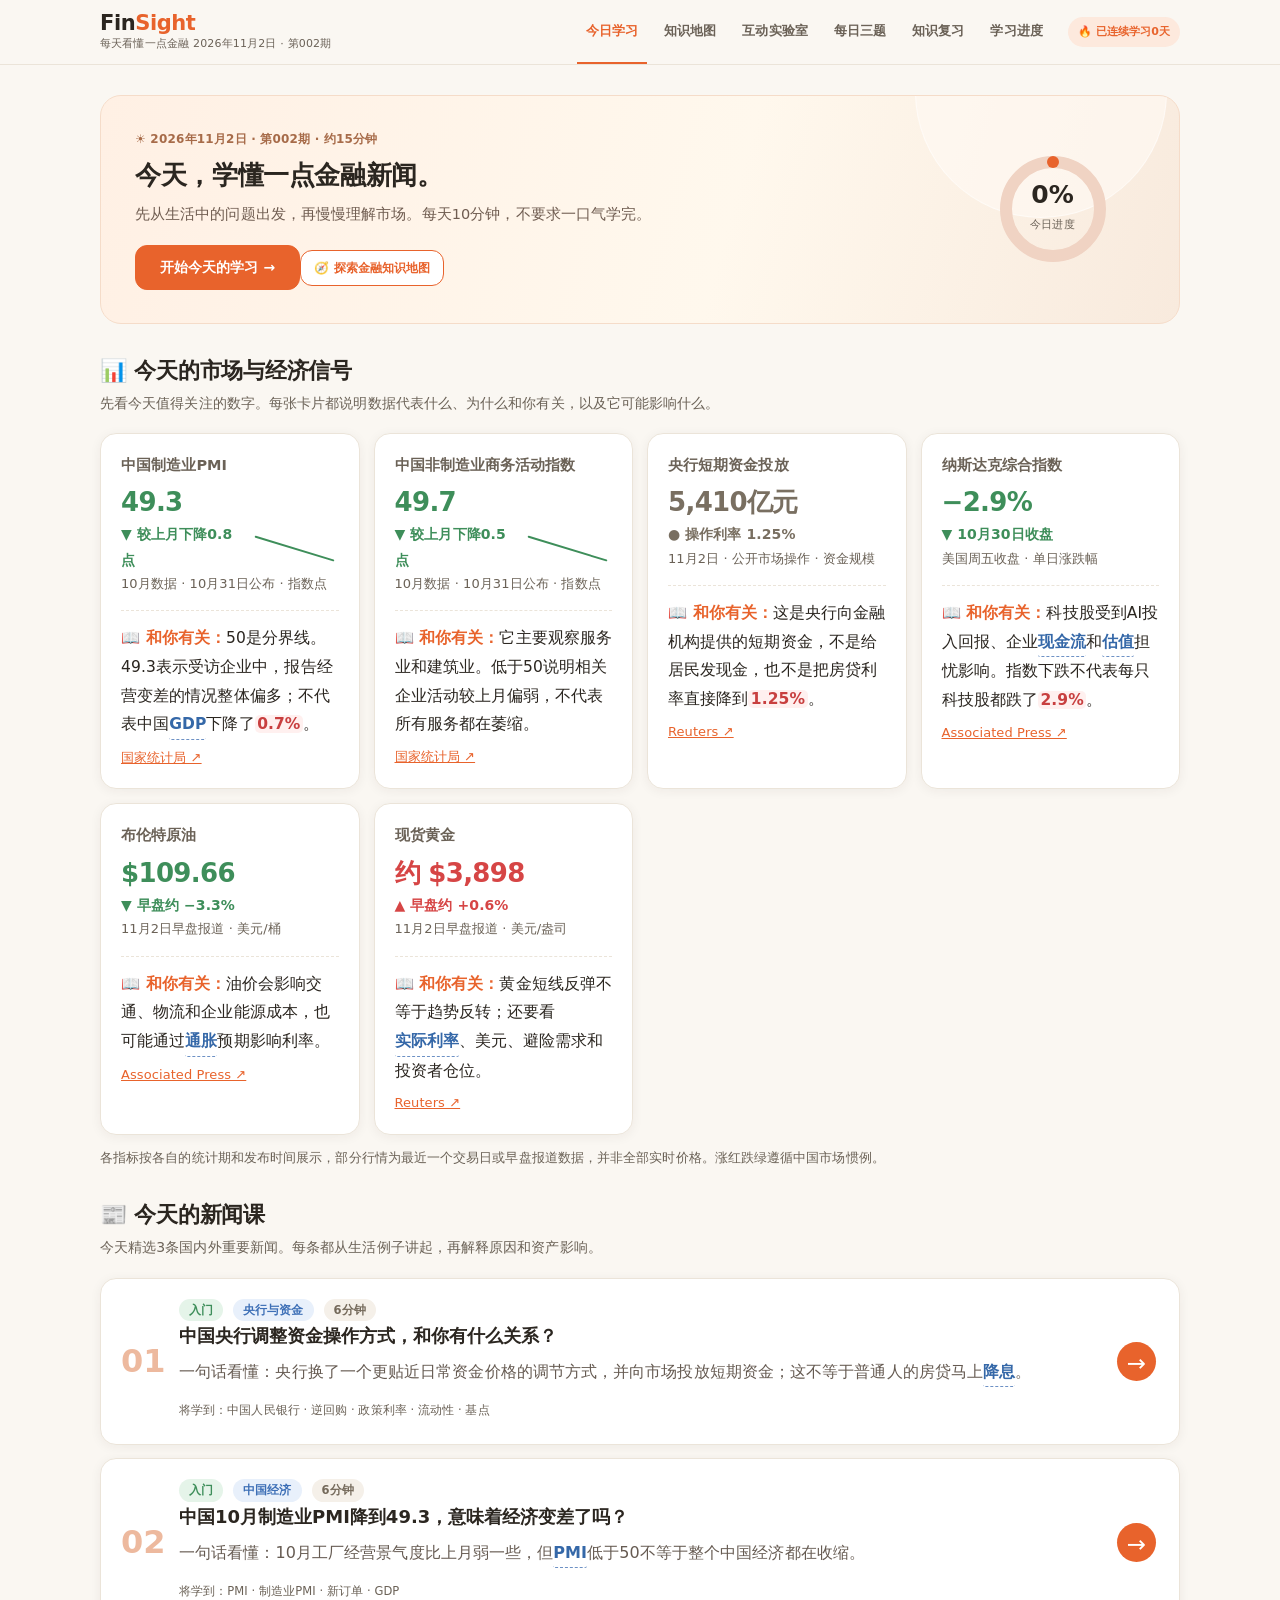
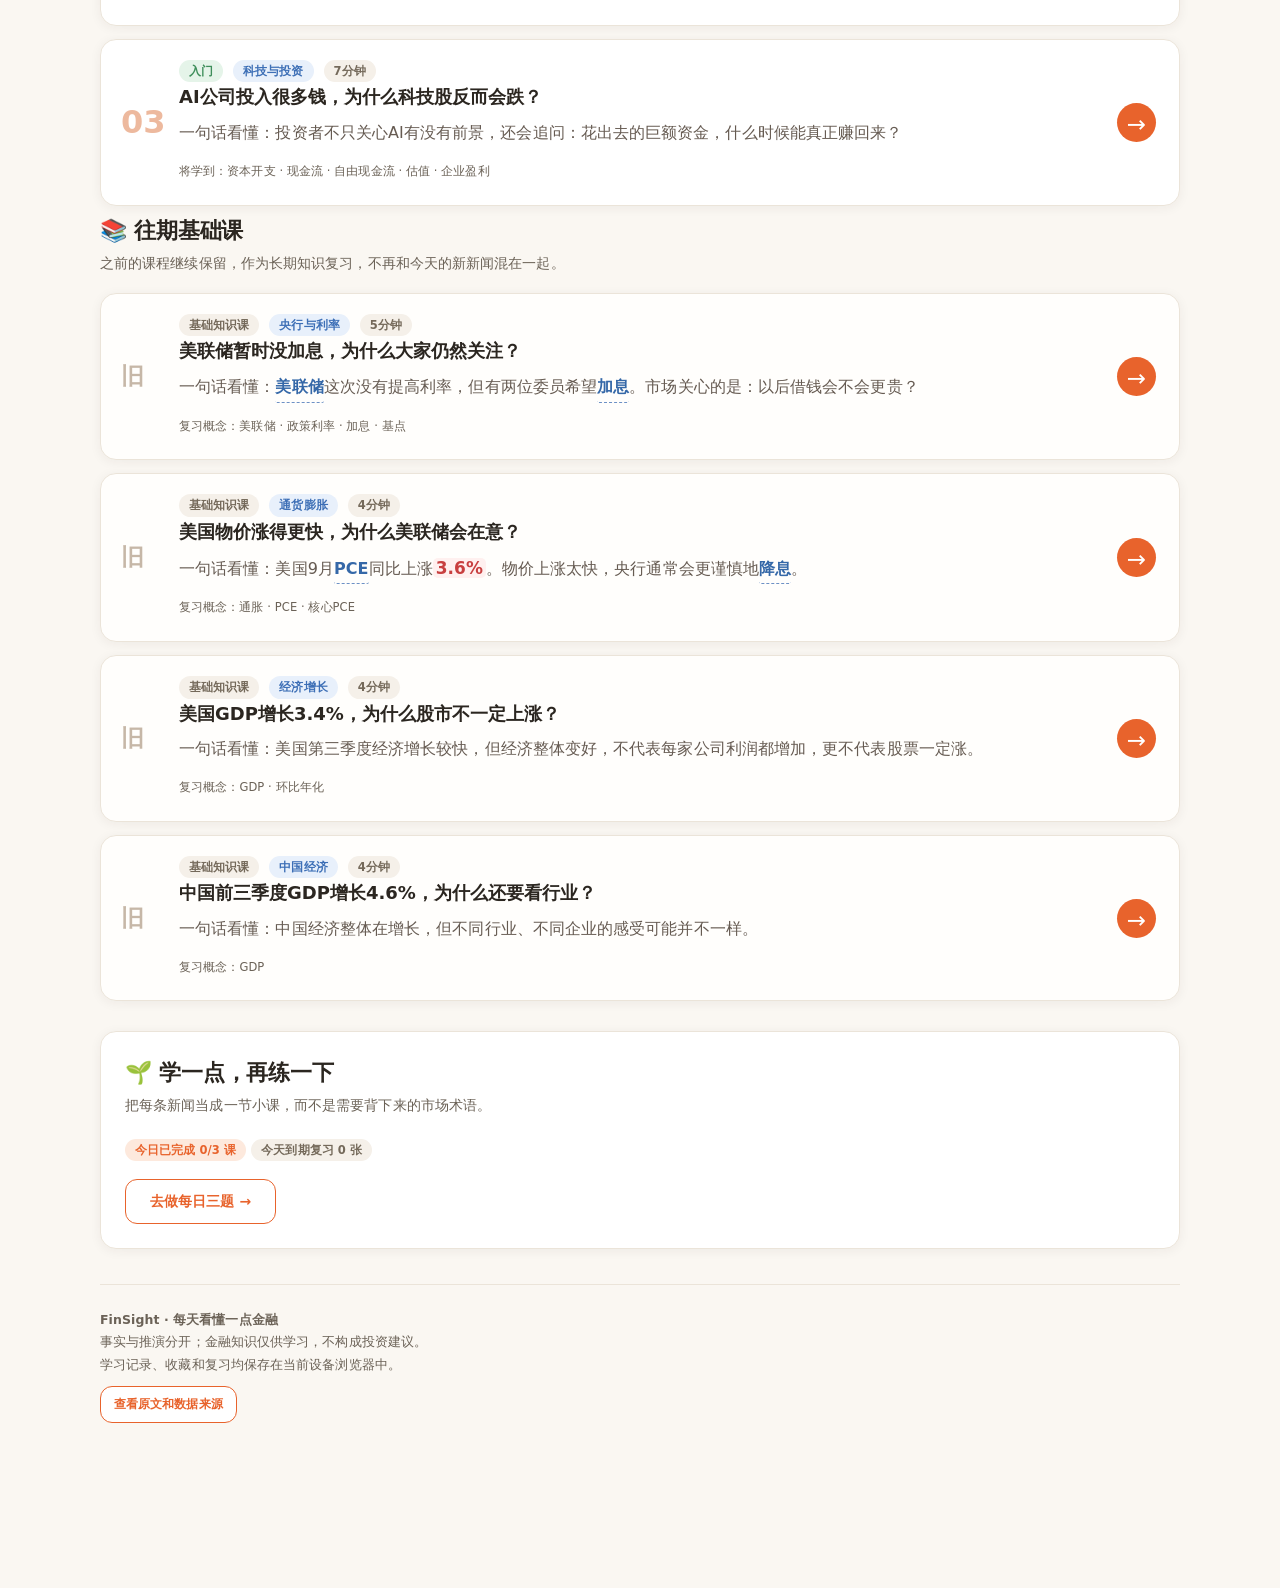
<file: finance-daily/index.html>
<!doctype html>
<html lang="zh-CN">
<head>
<meta charset="utf-8">
<meta name="viewport" content="width=device-width, initial-scale=1, viewport-fit=cover">
<meta name="theme-color" content="#FAF7F2">
<meta name="description" content="FinSight，每天看懂一点金融新闻。金融小白的五步新闻课、互动实验、每日三题与知识复习。">
<title>FinSight · 每天看懂一点金融</title>
<link rel="stylesheet" href="./learn.css?v=20261102-v14">
</head>
<body>
<header class="nav-top">
  <div class="nav-wrap">
    <div aria-label="FinSight 每天看懂一点金融"><div class="brand-logo">Fin<em>Sight</em></div><div class="brand-sub">每天看懂一点金融 <span id="homeDate"></span></div></div>
    <nav class="nav-links" aria-label="主要导航">
      <button class="nav-link active" data-page="home">今日学习</button>
      <button class="nav-link" data-page="map">知识地图</button>
      <button class="nav-link" data-page="lab">互动实验室</button>
      <button class="nav-link" data-page="quiz">每日三题</button>
      <button class="nav-link" data-page="review">知识复习</button>
      <button class="nav-link" data-page="progress">学习进度</button>
    </nav>
    <span class="flame" id="streak">🔥 已连续学习0天</span>
  </div>
</header>
<div class="app">
 <main id="main" aria-live="polite">
   <section class="section"><h1>FinSight · 每天看懂一点金融</h1><p>正在载入第一期课程…</p></section>
 </main>
</div>
<nav class="bottom-nav" aria-label="手机快捷导航">
 <button data-page="home" class="active"><span>⌂</span>今日</button>
 <button data-page="map"><span>⌘</span>知识图</button>
 <button data-page="lab"><span>◉</span>实验室</button>
 <button data-page="quiz"><span>✓</span>每日三题</button>
 <button data-page="review"><span>▤</span>知识复习</button>
 <button data-page="progress"><span>♧</span>学习进度</button>
</nav>
<div id="popLayer" class="popover-layer" aria-label="术语解释浮层"><div id="termPop" class="popover" role="dialog" aria-label="金融术语解释"></div></div>
<div id="toast" class="toast" aria-live="polite" role="status"></div>
<script src="./data.js?v=20261102-v14"></script>
<script src="./learn.js?v=20261102-v14"></script>
</body>
</html>
</file>
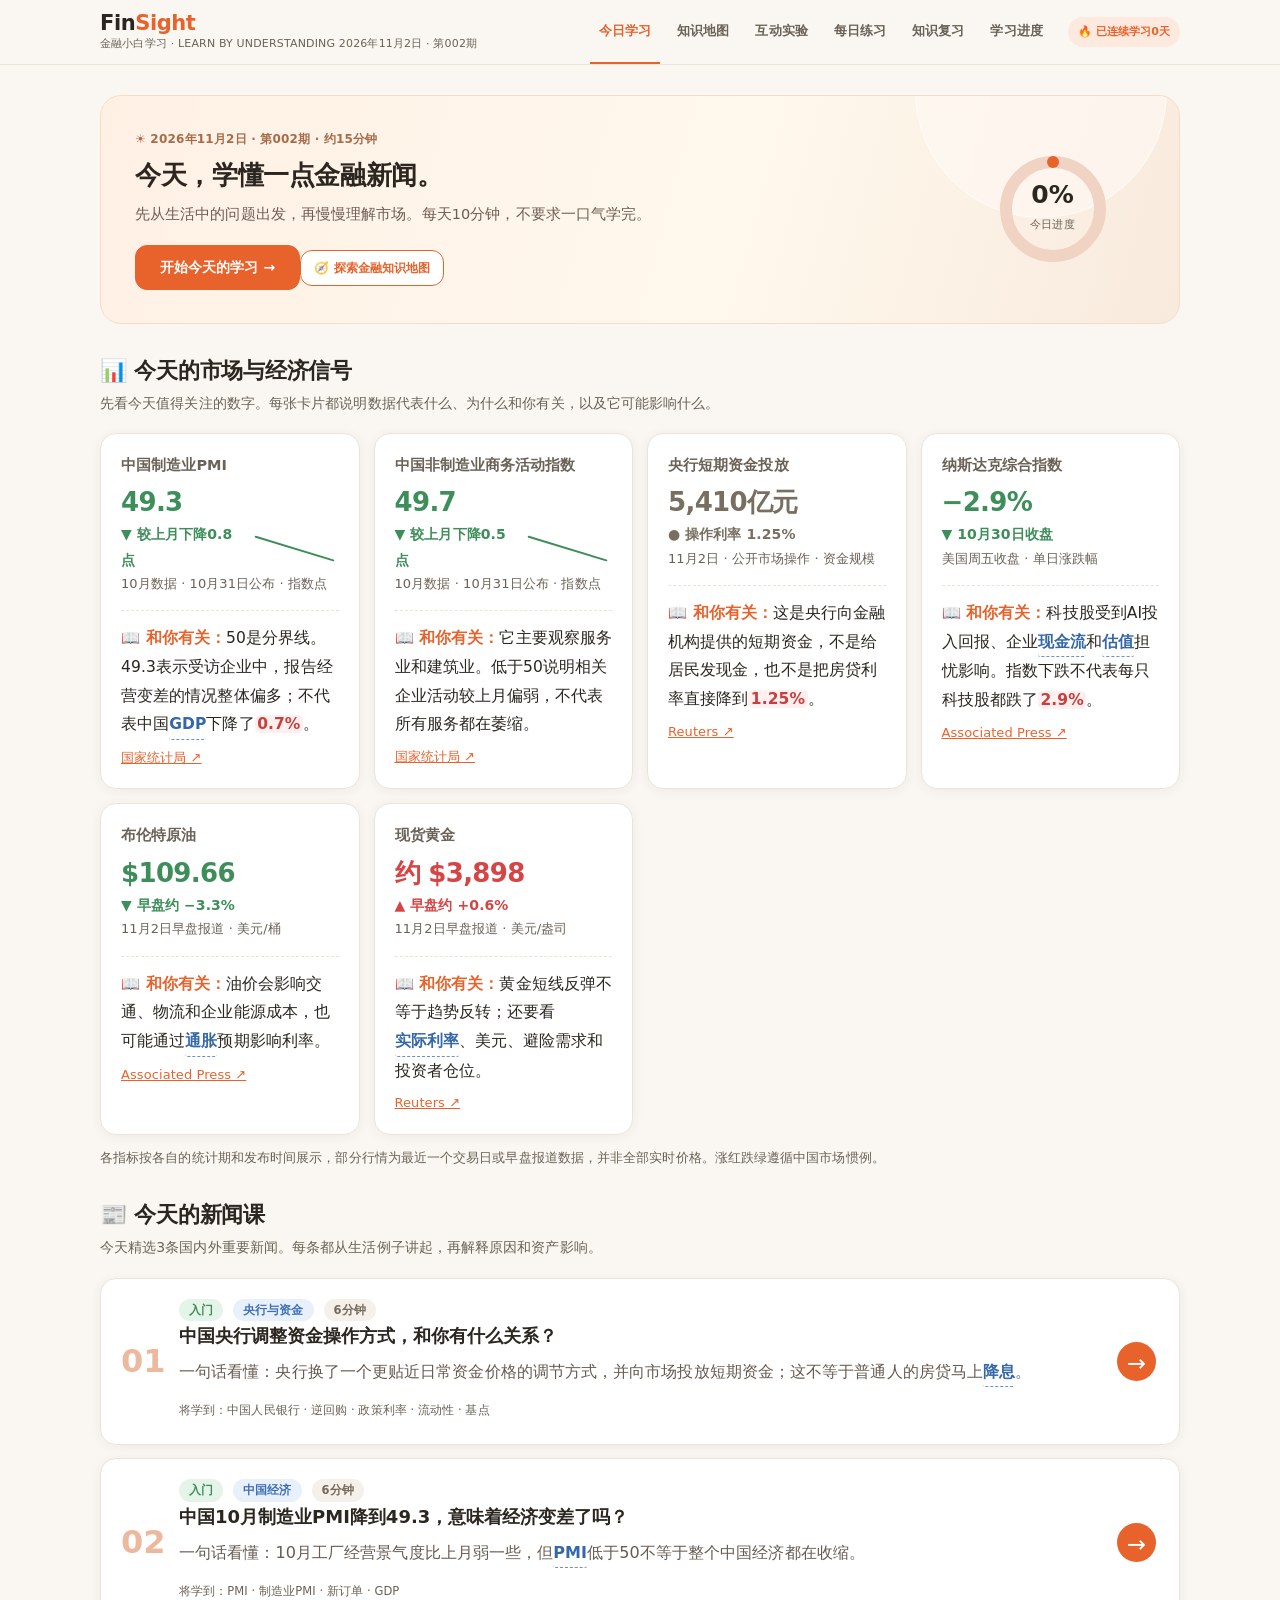
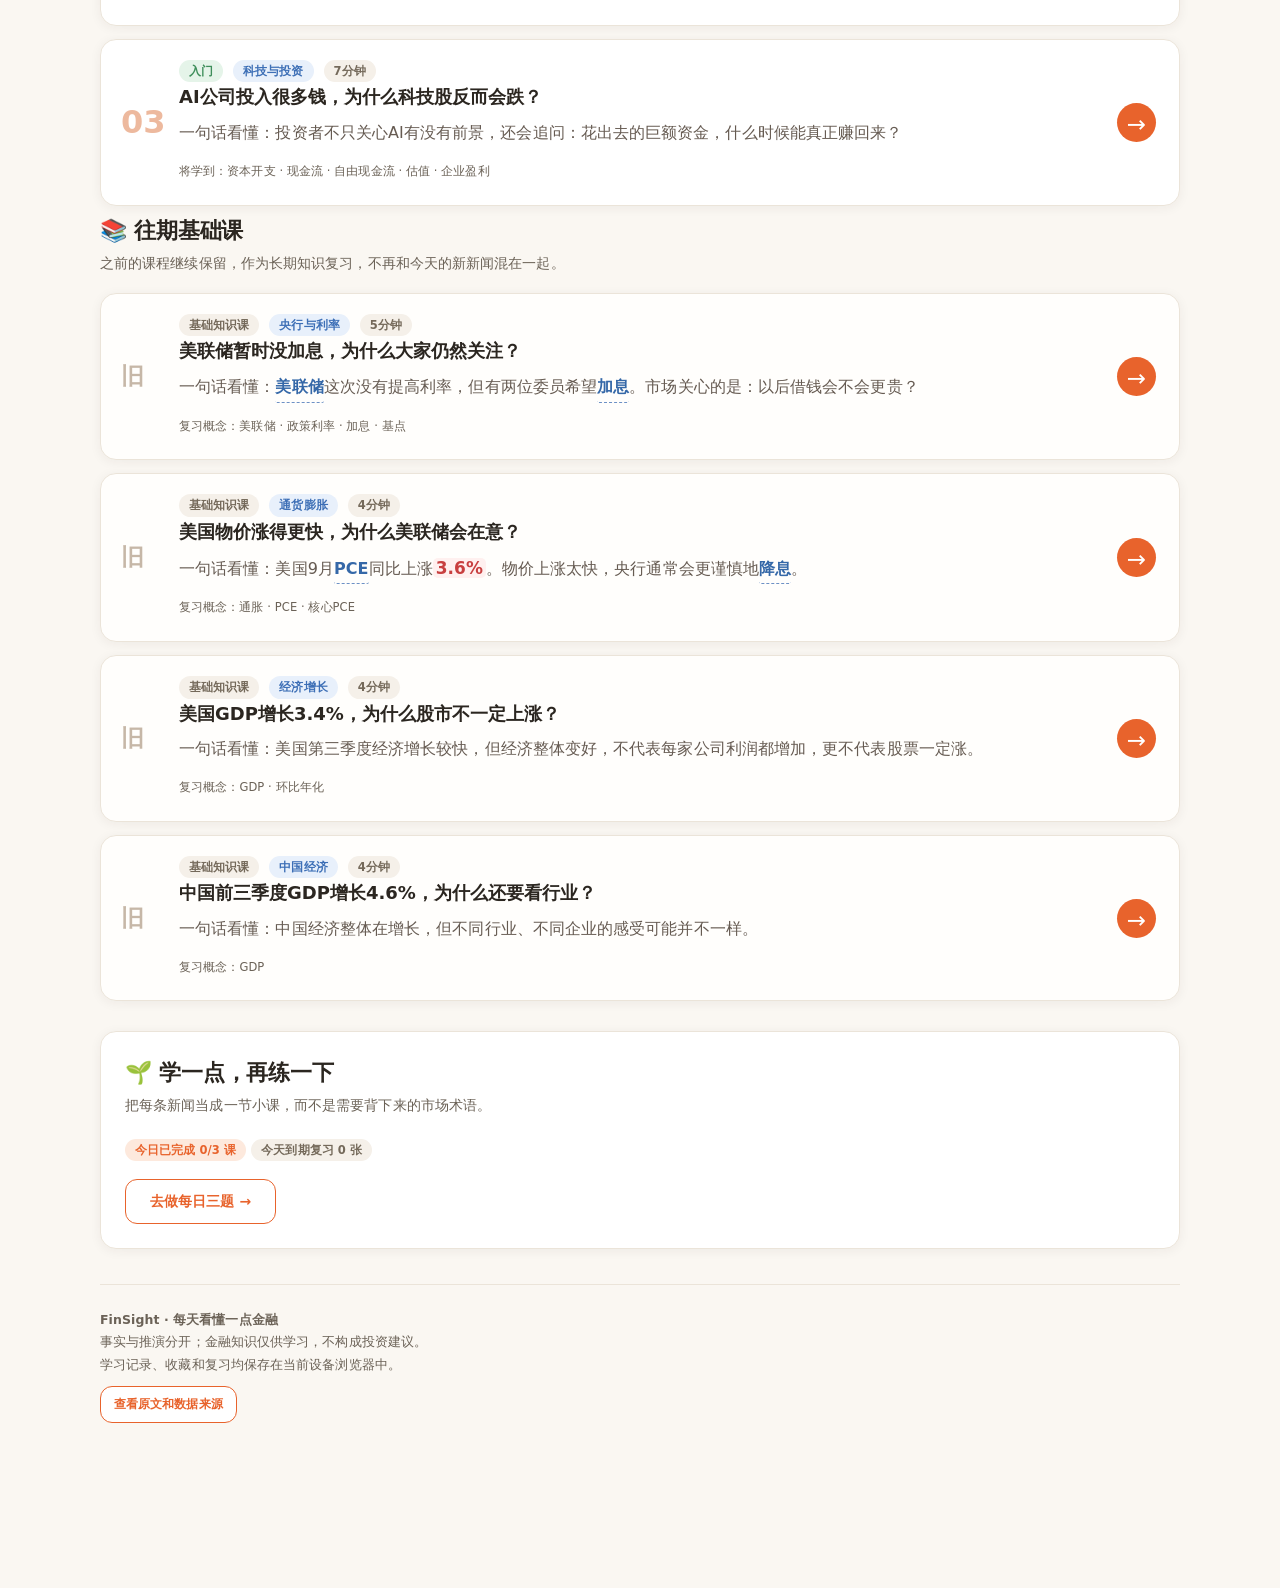
<file: finance-daily/learn.html>
<!doctype html>
<html lang="zh-CN">
<head>
<meta charset="utf-8"><meta name="viewport" content="width=device-width,initial-scale=1,viewport-fit=cover">
<meta name="theme-color" content="#FAF7F2"><meta name="description" content="FinSight 金融小白学习平台：从生活例子理解宏观经济、利率、债券和投资。">
<title>FinSight · 金融小白学习</title>
<link rel="stylesheet" href="./learn.css?v=20261102-v14">
</head>
<body>
<header class="nav-top"><div class="nav-wrap"><div><div class="brand-logo">Fin<em>Sight</em></div><div class="brand-sub">金融小白学习 · LEARN BY UNDERSTANDING <span id="homeDate"></span></div></div><nav class="nav-links"><button class="nav-link active" data-page="home">今日学习</button><button class="nav-link" data-page="map">知识地图</button><button class="nav-link" data-page="lab">互动实验</button><button class="nav-link" data-page="quiz">每日练习</button><button class="nav-link" data-page="review">知识复习</button><button class="nav-link" data-page="progress">学习进度</button></nav><span class="flame" id="streak">🔥 开始学习</span></div></header>
<main class="app" id="main" aria-live="polite"></main>
<nav class="bottom-nav" aria-label="手机导航"><button data-page="home" class="active"><span>⌂</span>今日</button><button data-page="map"><span>⌘</span>知识图</button><button data-page="lab"><span>◇</span>实验</button><button data-page="quiz"><span>✓</span>练习</button><button data-page="review"><span>▤</span>复习</button><button data-page="progress"><span>◷</span>进度</button></nav>
<div class="popover-layer" id="popLayer"><div class="popover" id="termPop"></div></div>
<div class="toast" id="toast" role="status" aria-live="polite"></div>
<script src="./data.js?v=20261102-v14"></script><script src="./learn.js?v=20261102-v14"></script>
</body></html>
</file>
<file: finance-daily/learn.css>
/* FinSight Learn — mobile first, warm notebook */
:root{--bg:#FAF7F2;--card:#fff;--ink:#2B2620;--ink-2:#6B6257;--line:#EBE4D9;--brand:#E8632C;--brand-soft:#FDE9DD;--gold:#C9942B;--blue:#3D6FB6;--blue-soft:#E8F0FB;--red:#D64545;--green:#3E8E5A;--radius:16px;--shadow:0 2px 12px rgba(43,38,32,.06)}
*{box-sizing:border-box}html{scroll-behavior:smooth}body{margin:0;font:400 15.5px/1.75 "PingFang SC", "Microsoft YaHei", system-ui, sans-serif;color:var(--ink);background:var(--bg);-webkit-font-smoothing:antialiased}button,input{font:inherit}button{cursor:pointer}button,a,input{touch-action:manipulation}button:focus-visible,a:focus-visible,input:focus-visible{outline:3px solid #4386cc;outline-offset:3px}a{color:var(--brand)}.hide{display:none!important}.app{width:min(1080px,calc(100% - 40px));margin:0 auto;padding:0 0 95px}.muted{color:var(--ink-2)}.small{font-size:13px}.tiny{font-size:12px}.bold{font-weight:750}.num{font-variant-numeric:tabular-nums}.section{margin:30px 0 0}.section-head{margin-bottom:17px}.section-title{font-size:22px;letter-spacing:-.4px;font-weight:800;line-height:1.45;margin:0}.section-sub{margin:4px 0 0;color:var(--ink-2);font-size:13px}.row{display:flex;align-items:center;gap:10px}.between{justify-content:space-between}.wrap{flex-wrap:wrap}.grid{display:grid;gap:18px}.two{grid-template-columns:repeat(2,minmax(0,1fr))}.four{grid-template-columns:repeat(4,minmax(0,1fr))}.card{padding:24px;border-radius:var(--radius);background:var(--card);border:1px solid var(--line);box-shadow:var(--shadow);min-width:0}.chip{display:inline-flex;align-items:center;gap:4px;background:#f5f0e9;color:#74695a;border-radius:99px;padding:2px 10px;font-size:11px;font-weight:700;white-space:nowrap}.chip.easy{background:#E5F4E9;color:var(--green)}.chip.mid{background:#FFF2D7;color:#946b2c}.chip.hard{background:#FBE8E4;color:#b35249}.chip.topic{background:var(--blue-soft);color:var(--blue)}.chip.brand{background:var(--brand-soft);color:var(--brand)}.btn{display:inline-flex;align-items:center;justify-content:center;gap:7px;border:1.5px solid var(--brand);border-radius:12px;background:var(--brand);color:#fff;padding:11px 24px;font-weight:750;font-size:14px;transition:transform .2s,background .2s}.btn:hover{background:#f0753f;transform:translateY(-1px)}.btn.ghost{color:var(--brand);background:#fff}.btn.ghost:hover{background:var(--brand-soft)}.btn.subtle{color:var(--ink);background:#fff;border-color:var(--line)}.btn.small{padding:7px 13px;font-size:12px}.btn:disabled{opacity:.45;cursor:not-allowed;transform:none}.nav-top{position:sticky;top:0;z-index:25;background:rgba(250,247,242,.92);backdrop-filter:blur(8px);border-bottom:1px solid var(--line)}.nav-wrap{width:min(1080px,calc(100% - 40px));margin:auto;display:flex;gap:16px;align-items:center;height:64px}.brand-logo{font-size:20px;letter-spacing:-.7px;font-weight:900;line-height:1.1;white-space:nowrap}.brand-logo em{font-style:normal;color:var(--brand)}.brand-sub{font-size:10px;color:var(--ink-2)}.nav-links{display:flex;align-self:stretch;align-items:center;gap:8px;overflow:auto hidden;scrollbar-width:none;margin-left:auto}.nav-link{align-self:stretch;display:flex;align-items:center;flex-shrink:0;padding:0 9px;font-size:12px;color:var(--ink-2);background:none;border:0;border-bottom:2px solid transparent;white-space:nowrap}.nav-link.active{border-bottom-color:var(--brand);color:var(--brand);font-weight:800}.flame{border-radius:99px;background:var(--brand-soft);padding:5px 10px;color:var(--brand);font-size:11px;font-weight:750;white-space:nowrap}.page{animation:appear .32s ease both}@keyframes appear{from{opacity:0;transform:translateY(8px)}to{opacity:1;transform:none}}
.hero{border:1px solid #F5DCC9;border-radius:21px;background:linear-gradient(105deg,#fff0e4,#fff8ed 58%,#f8eadd);padding:33px 34px;display:grid;grid-template-columns:1fr 185px;gap:22px;align-items:center;position:relative;overflow:hidden}.hero:before{content:"";width:250px;height:250px;background:#fff9f3a8;border:1px solid #ffffff88;border-radius:50%;position:absolute;right:12px;top:-130px}.hero>*{position:relative}.hero h1{margin:6px 0 8px;font-weight:830;font-size:26px;line-height:1.4}.hero p{font-size:14px;color:#705d51;margin:6px 0 17px}.hero-small{font-size:12px;color:#a76b49;letter-spacing:.2px;font-weight:750}.ring{width:122px;height:122px;margin:auto;position:relative;display:grid;place-items:center}.ring svg{position:absolute;inset:0;transform:rotate(-90deg)}.ring-center{text-align:center}.ring-center strong{font-size:25px;line-height:1.1;display:block}.ring-center span{font-size:11px;color:var(--ink-2)}.market-grid{display:grid;grid-template-columns:repeat(4,minmax(0,1fr));gap:14px}.market-card{position:relative;padding:19px 16px 17px;border:1px solid var(--line);border-radius:var(--radius);background:#fff;min-width:0;transition:.2s;box-shadow:var(--shadow)}.market-card:hover{transform:translateY(-2px);border-color:#e8a77e}.market-name{font-size:13px;color:var(--ink-2);font-weight:700}.market-number{font-size:24px;font-weight:830;line-height:1.3;margin:9px 0 2px;letter-spacing:-.5px}.rise{color:var(--red)}.fall{color:var(--green)}.flat{color:#796f61}.market-move{font-size:12px;font-weight:800}.market-time{font-size:11px;color:var(--ink-2)}.spark{width:94px;height:35px;max-width:100%;display:block;margin:4px 0 0 auto}.market-note{border-top:1px dashed var(--line);margin-top:13px;padding-top:10px;font-size:12px;line-height:1.65;color:var(--ink-2)}.market-note b{color:var(--brand)}.smallsource{display:block;font-size:11px;color:var(--blue);margin-top:7px}.news-grid{display:grid;gap:13px}.news{display:grid;grid-template-columns:42px minmax(0,1fr) 42px;align-items:center;gap:16px;padding:20px;transition:.2s}.news:hover{transform:translateY(-2px);border-color:#e5a67f;box-shadow:0 5px 19px rgba(43,38,32,.08)}.news-num{font-size:32px;font-weight:900;line-height:1;color:#edb99e}.news h3{font-size:18px;margin:1px 0 7px;line-height:1.45}.news p{margin:0 0 8px;font-size:14px;color:#665b52}.news .meta{display:flex;gap:7px;align-items:center;flex-wrap:wrap}.news-go{height:39px;width:39px;border-radius:50%;background:var(--brand);border:0;color:white;font-size:23px;display:grid;place-items:center;transition:.2s}.news-go:hover{transform:translateX(2px)}
.step-strip{display:flex;gap:6px;overflow:auto;scrollbar-width:none;padding:8px 0 14px}.step-chip{min-width:0;flex:1;border:0;border-radius:99px;padding:8px 10px;background:#f0eae2;color:#8a7e70;font-size:12px;font-weight:700;white-space:nowrap}.step-chip.current{background:var(--brand);color:white}.step-chip.done{background:#e8f6e8;color:var(--green)}.lesson-head h1{font-size:25px;line-height:1.4;margin:11px 0}.lesson-head .summary{color:var(--ink-2);font-size:15px}.lesson-block{padding:24px 28px}.lesson-title{font-size:19px;line-height:1.5;margin:0 0 12px;font-weight:800}.lesson-body{font-size:15px;line-height:1.75}.defbox,.lifebox,.keybox{padding:17px 20px;border-radius:12px;margin:11px 0}.defbox{background:var(--blue-soft);border-left:4px solid var(--blue)}.lifebox{background:#FFF8E8;border-left:4px solid var(--gold)}.keybox{background:linear-gradient(115deg,#FFF3E6,#FDE9DD);border:1px dashed #efb08f}.defbox p,.lifebox p,.keybox p{margin:4px 0}.term{border:0;background:transparent;padding:0;color:var(--blue);border-bottom:1.5px dashed var(--blue);font-weight:800;cursor:pointer;font-size:inherit;line-height:inherit}.example-comparison{display:grid;grid-template-columns:1fr auto 1fr;align-items:center;gap:12px;margin:13px 0}.example-card{background:white;padding:14px;border:1px solid #f2e1c6;border-radius:13px;text-align:center}.example-card b{display:block;font-size:21px;color:#3c7d5b;font-variant-numeric:tabular-nums}.example-card:last-child b{color:var(--red)}.arrow{color:var(--brand);font-size:23px;font-weight:900}.chain{display:flex;gap:7px;align-items:center;flex-wrap:wrap}.chain-node{background:#fff;border:1.5px solid #E5DDD2;border-radius:11px;padding:11px 12px;font-size:13px;font-weight:750}.chain-node:first-child{border-color:var(--brand);color:var(--brand)}.chain-arrow{font-weight:900;color:var(--brand);font-size:18px}.reason-cards{display:grid;grid-template-columns:repeat(2,minmax(0,1fr));gap:10px;margin-top:12px}.reason-card{border:1px solid var(--line);border-radius:12px;padding:14px;background:#fff}.reason-card h4{margin:0 0 6px;font-size:14px}.reason-card p{font-size:13px;color:var(--ink-2);margin:0}.risk{color:#8c7e71;font-size:12px;margin-top:12px}.task-btns{display:flex;align-items:center;gap:10px;justify-content:space-between;flex-wrap:wrap;margin-top:20px}.teaching-steps{display:grid;gap:17px}.teaching-steps .card{scroll-margin-top:80px}.analyst{background:linear-gradient(112deg,#f0f5ff,#fffaef);border:1px solid #d8e4f4}.analyst .option-btn{border:1px solid #d5ddea}.quiz-done{background:#E7F6E7;color:#2b7e4d}.quiz-wrong{background:#FFE8E6;color:#b74e48}.lab-grid{display:grid;grid-template-columns:repeat(2,minmax(0,1fr));gap:17px}.lab-card{padding:24px}.lab-title{font-size:17px;font-weight:800;margin:0 0 4px}.lab-desc{font-size:13px;color:var(--ink-2);margin:0 0 16px}.slider-line{display:flex;justify-content:space-between;gap:12px;align-items:center}.rate{font-size:22px;font-weight:850;color:var(--brand);font-variant-numeric:tabular-nums}input[type=range]{width:100%;accent-color:var(--brand);margin:10px 0 15px}.metrics{display:grid;grid-template-columns:repeat(2,minmax(0,1fr));gap:9px;margin:8px 0}.metric{background:#faf7f2;border:1px solid #f1e9de;border-radius:13px;padding:14px 12px}.metric b{font-size:22px;display:block;line-height:1.3;letter-spacing:-.4px;word-break:break-word}.metric small{font-size:11px;color:var(--ink-2)}.note-blue{background:#edf5fe;padding:13px 15px;border-radius:10px;color:#436080;font-size:13px;margin:15px 0 0}.lineplot{width:100%;height:auto;display:block;background:#fbfaf8;border-radius:12px;margin:6px 0}.qa-progress{height:8px;background:#f0e8db;border-radius:99px;overflow:hidden}.qa-fill{height:100%;border-radius:99px;background:linear-gradient(90deg,#ecc47b,#e8632c);transition:width .4s}.option-btn{display:block;text-align:left;width:100%;padding:12px 15px;margin:9px 0;border:1px solid var(--line);background:#fbfaf7;border-radius:12px;font-weight:650;color:var(--ink);font-size:14px}.option-btn:hover{border-color:#e3ac8b}.option-btn:disabled{cursor:default}.option-btn.right{background:#e5f6e8;color:var(--green);border:1.5px solid #66bc7e}.option-btn.wrong{background:#fce7e4;color:var(--red);border:1.5px solid #de8484}.answer-why{background:var(--blue-soft);border-radius:12px;padding:15px;margin:14px 0 0;font-size:14px}.flash-grid{display:grid;grid-template-columns:repeat(auto-fill,minmax(230px,1fr));gap:17px}.flash{perspective:900px;height:208px;cursor:pointer}.flash-inner{width:100%;height:100%;position:relative;transform-style:preserve-3d;transition:transform .5s}.flash.flipped .flash-inner{transform:rotateY(180deg)}.flash-face{position:absolute;inset:0;backface-visibility:hidden;border:1px solid var(--line);border-radius:16px;background:#fff;box-shadow:var(--shadow);padding:23px;display:flex;flex-direction:column;align-items:flex-start;justify-content:center;gap:7px}.flash-face strong{font-size:21px;color:var(--blue)}.flash-back{transform:rotateY(180deg);background:var(--blue-soft);border-color:#d3e2f5}.flash-back strong{font-size:16px}.flash-back p{font-size:13px;margin:0}.flash-indicator{font-size:11px;color:var(--ink-2);margin-top:12px}.progress-grid{display:grid;grid-template-columns:repeat(3,minmax(0,1fr));gap:14px}.stage{text-align:center;position:relative}.stage.current{border:2px solid var(--brand);background:#fff9f1}.stage .stage-icon{font-size:29px}.stage h3{margin:5px 0;font-size:17px}.stage p{font-size:13px;color:var(--ink-2);margin:0}.stat-grid{display:grid;grid-template-columns:repeat(4,minmax(0,1fr));gap:13px}.stat{text-align:center}.stat b{font-size:28px;color:var(--brand);display:block;line-height:1.3}.stat span{font-size:12px;color:var(--ink-2)}.mastery-row{display:grid;grid-template-columns:95px 1fr 42px;gap:12px;align-items:center;margin:13px 0;font-size:13px}.mastery-track{height:8px;background:#f1e9de;border-radius:99px;overflow:hidden}.mastery-fill{height:100%;background:linear-gradient(90deg,#f3b780,var(--brand));border-radius:99px}.popover-layer{position:fixed;inset:0;z-index:70;display:none}.popover-layer.show{display:block}.popover{position:absolute;z-index:1;background:#fff;border:1px solid #e8dfd4;border-radius:14px;width:min(340px,calc(100vw - 24px));box-shadow:0 12px 40px rgba(43,38,32,.2);padding:19px}.popover h3{color:var(--blue);font-size:17px;margin:0 0 7px}.popover h4{font-size:12px;color:#7b746c;margin:10px 0 3px}.popover p{font-size:13px;margin:0;color:var(--ink)}.popover button{margin-top:14px}.bottom-nav{display:none}.kicker{font-size:12px;font-weight:750;color:var(--brand)}.line{border:0;border-top:1px solid var(--line);margin:18px 0}.source-row{display:flex;align-items:flex-start;justify-content:space-between;gap:12px;padding:10px 0;border-bottom:1px solid var(--line)}.source-row:last-child{border-bottom:0}.source-row a{font-size:13px;font-weight:750}.footer{padding:24px 0 70px;color:var(--ink-2);font-size:12px;margin-top:35px;border-top:1px solid var(--line)}.empty{padding:26px;text-align:center;color:var(--ink-2)}.toast{position:fixed;bottom:90px;left:50%;transform:translateX(-50%);z-index:85;background:#3f3529;color:#fff;padding:10px 18px;border-radius:99px;font-size:13px;box-shadow:0 12px 25px #0002;pointer-events:none;opacity:0;transition:opacity .2s}.toast.show{opacity:1}
@media(max-width:900px){.market-grid{grid-template-columns:repeat(2,minmax(0,1fr))}.nav-wrap{gap:8px}.flame{display:none}.hero{grid-template-columns:1fr 120px}.lab-grid{grid-template-columns:1fr}}
@media(max-width:760px){.app,.nav-wrap{width:calc(100% - 32px)}.nav-wrap{height:61px}.brand-logo{font-size:18px}.brand-sub{font-size:9px}.nav-links{display:none}.flame{display:block;margin-left:auto}.bottom-nav{position:fixed;bottom:0;left:0;right:0;z-index:35;background:rgba(255,255,255,.95);backdrop-filter:blur(10px);border-top:1px solid var(--line);display:grid;grid-template-columns:repeat(5,1fr);padding:7px 0 max(7px,env(safe-area-inset-bottom))}.bottom-nav button{border:0;background:none;color:#837669;font-size:10px;display:grid;place-items:center;gap:1px;padding:4px 1px}.bottom-nav button span{font-size:18px;line-height:1.2}.bottom-nav button.active{color:var(--brand);font-weight:800}.hero{padding:23px;grid-template-columns:1fr 104px;gap:8px;border-radius:18px}.hero h1{font-size:22px}.hero p{font-size:13px}.ring{width:95px;height:95px}.ring-center strong{font-size:21px}.section-title{font-size:20px}.section{margin-top:28px}.card{padding:19px}.news{grid-template-columns:34px minmax(0,1fr) 33px;padding:16px;gap:8px}.news h3{font-size:16px}.news p{font-size:13px}.news-num{font-size:28px}.news-go{width:33px;height:33px;font-size:18px}.two,.four{grid-template-columns:1fr}.progress-grid{grid-template-columns:1fr}.stat-grid{grid-template-columns:repeat(2,minmax(0,1fr))}.reason-cards{grid-template-columns:1fr}.step-chip{font-size:11px;padding:8px 11px;flex:0 0 auto}.lesson-block{padding:19px}.lesson-head h1{font-size:22px}.chain{flex-direction:column;align-items:stretch}.chain-arrow{transform:rotate(90deg);text-align:center}.chain-node{text-align:center}.example-comparison{gap:7px}.example-card{padding:10px}.example-card b{font-size:17px}.market-number{font-size:23px}.metric b{font-size:21px}.task-btns .btn{flex:1}.footer{padding-bottom:90px}}
@media(max-width:440px){.market-grid{gap:10px}.market-card{padding:13px 12px}.market-number{font-size:19px}.market-note{font-size:11px}.market-name{font-size:12px}.spark{height:29px}.hero{padding:22px 17px;grid-template-columns:1fr 88px}.hero h1{font-size:21px}.hero p{font-size:12px}.ring{width:82px;height:82px}.ring-center strong{font-size:19px}.ring-center span{font-size:10px}.hero-small{font-size:11px}.chip{font-size:10px}.section-sub{font-size:12px}.card{padding:16px}.metric b{font-size:19px}.lab-card{padding:17px}.news .meta{gap:5px}.news h3{font-size:15px}.example-comparison{grid-template-columns:1fr}.example-comparison .arrow{transform:rotate(90deg);text-align:center;line-height:1}}
@media(prefers-reduced-motion:reduce){*,*:before,*:after{transition:none!important;animation:none!important}html{scroll-behavior:auto}}

/* Review actions appear only after the card is flipped. */
.flash-wrap>.row{display:none}
.flash-wrap:has(.flash.flipped)>.row{display:flex}


/* FinSight knowledge graph — beginner-first responsive layer */
.map-hero{display:grid;grid-template-columns:minmax(0,1fr) 150px;gap:22px;align-items:center;padding:30px 32px;border:1px solid #f3d9c7;border-radius:20px;background:linear-gradient(115deg,#fff0e4,#fffaf4 65%,#f4eee3)}
.map-kicker{font-size:10px;letter-spacing:1.4px;font-weight:850;color:var(--brand)}
.map-hero h1{font-size:27px;line-height:1.35;margin:7px 0}
.map-hero p{max-width:720px;color:#705f53;margin:7px 0 13px;font-size:14px}
.map-hero-actions{display:flex;flex-wrap:wrap;gap:7px}
.map-progress{background:#fff;border:1px solid #f0e4d7;border-radius:16px;padding:15px;text-align:center}
.map-progress strong{display:block;font-size:31px;color:var(--brand);line-height:1.2;font-variant-numeric:tabular-nums}
.map-progress strong span{font-size:15px;color:var(--ink-2);font-weight:600}
.map-progress small{display:block;color:var(--ink-2);font-size:11px;margin:5px 0 10px}
.map-progress-track{height:7px;background:#f3e8dc;border-radius:20px;overflow:hidden}
.map-progress-track i{display:block;height:100%;background:var(--brand);border-radius:20px;transition:width .3s}
.map-path-grid{display:grid;grid-template-columns:repeat(2,minmax(0,1fr));gap:12px}
.map-path-card{display:flex;flex-direction:column;align-items:flex-start;text-align:left;gap:8px;padding:17px;border:1px solid var(--line);border-radius:15px;background:#fff;box-shadow:var(--shadow);color:var(--ink);transition:.2s}
.map-path-card:hover,.map-path-card.active{border-color:#e99b72;box-shadow:0 5px 18px #5c39200d;transform:translateY(-1px)}
.map-path-card.active{background:#fff8f2}
.map-path-card b{font-size:15px;line-height:1.45}
.map-path-card small{font-size:12px;line-height:1.55;color:var(--ink-2)}
.map-path-cta{font-size:12px;color:var(--brand);font-weight:800;margin-top:auto}
.map-route-card{padding:22px}
.map-route-card h2{font-size:18px;margin:8px 0 0}
.route-flow{display:flex;align-items:stretch;gap:8px;overflow-x:auto;padding:15px 2px 8px;scroll-snap-type:x proximity}
.route-step{flex:1 0 145px;scroll-snap-align:start}
.route-node{width:100%;height:100%;min-height:118px;display:flex;flex-direction:column;align-items:flex-start;text-align:left;gap:7px;padding:13px;border:1px solid var(--line);border-radius:13px;background:#fff;color:var(--ink)}
.route-node.selected,.route-node:hover{border-color:var(--brand);background:#fff8f2}
.route-index{font-size:10px;color:var(--brand);font-weight:850}
.route-node b{font-size:14px}
.route-node small{font-size:11px;line-height:1.45;color:var(--ink-2)}
.route-edge{flex:0 0 125px;display:flex;flex-direction:column;justify-content:center;gap:5px;color:var(--brand);font-size:11px}
.route-edge span{font-size:23px;line-height:1}
.route-edge b{font-size:11px;line-height:1.4;color:var(--ink)}
.route-edge small{font-size:10px;line-height:1.45;color:var(--ink-2)}
.map-takeaway{padding:13px 15px;border-radius:12px;background:#fff5e8;color:#78552c;font-size:13px;line-height:1.65;margin-top:12px}
.map-tools{display:grid;gap:12px;margin-bottom:16px}
.map-search-wrap{display:flex;align-items:center;gap:10px;padding:9px 13px;border:1px solid var(--line);border-radius:12px;background:#fff}
.map-search-wrap>span{font-size:21px;color:var(--brand)}
.map-search-wrap input{min-width:0;flex:1;border:0;outline:0;background:transparent;color:var(--ink);font-size:14px}
.map-search-wrap small{font-size:11px;color:var(--ink-2);white-space:nowrap}
.map-filters{display:flex;gap:7px;overflow-x:auto;padding:2px 0 6px;scrollbar-width:thin}
.map-filter{flex:0 0 auto;padding:7px 12px;border:1px solid var(--line);border-radius:99px;background:#fff;color:var(--ink-2);font-size:12px}
.map-filter.active{background:var(--brand-soft);border-color:#f0c3a9;color:var(--brand);font-weight:800}
.knowledge-groups{display:grid;grid-template-columns:repeat(2,minmax(0,1fr));gap:13px}
.map-group{border:1px solid var(--line);border-radius:16px;background:#fff;padding:15px;min-width:0}
.map-group-head{display:flex;flex-direction:column;gap:2px;padding:0 2px 11px;border-bottom:1px solid #f0ebe4}
.map-group-head span{font-size:13px;font-weight:850}
.map-group-head small{font-size:11px;color:var(--ink-2)}
.map-node-list{display:grid;gap:7px;padding-top:10px}
.map-node-card{display:flex;align-items:center;gap:9px;width:100%;padding:10px 9px;border:1px solid transparent;border-radius:11px;background:#faf8f4;text-align:left;color:var(--ink);min-width:0}
.map-node-card:hover,.map-node-card.active{border-color:#edb18e;background:#fff7f1}
.map-node-dot{width:9px;height:9px;flex:0 0 9px;border-radius:50%;background:var(--brand)}
.map-group.gold .map-node-dot{background:#c9942b}.map-group.blue .map-node-dot{background:#3d6fb6}.map-group.green .map-node-dot{background:#3e8e5a}
.map-node-copy{display:grid;gap:2px;min-width:0;flex:1}
.map-node-copy b{font-size:13px}
.map-node-copy small{font-size:10px;color:var(--ink-2);overflow:hidden;text-overflow:ellipsis;white-space:nowrap}
.map-node-mark{font-size:15px;color:var(--brand);font-weight:850}
.map-detail{scroll-margin-top:85px;padding:24px}
.map-detail-head{display:flex;justify-content:space-between;align-items:flex-start;gap:15px}
.map-detail-head h2{font-size:24px;margin:8px 0 3px}
.map-detail-summary{margin:0;color:var(--ink-2);font-size:13px;max-width:650px}
.map-detail-grid{display:grid;grid-template-columns:repeat(2,minmax(0,1fr));gap:10px;margin-top:20px}
.map-explain{padding:15px;border-radius:13px;background:#f8f5ef}
.map-explain h3{font-size:14px;margin:5px 0}
.map-explain p{font-size:13px;line-height:1.75;margin:0;color:#554b40}
.map-explain.advanced{background:var(--blue-soft)}
.map-eyebrow{font-size:10px;letter-spacing:.3px;color:var(--brand);font-weight:850}
.map-related{display:grid;gap:9px;margin-top:18px}
.map-related> b{font-size:13px}
.map-related-chip{border:1px solid #dce6f3;border-radius:99px;background:#f5f8fc;padding:6px 11px;color:var(--blue);font-size:12px}
.map-related-chip:hover{border-color:var(--blue)}
.map-quick-check{display:grid;gap:10px;margin-top:20px;padding:16px;border:1px solid #f0e3d6;border-radius:14px;background:#fffbf6}
.map-quick-check h3{font-size:15px;margin:5px 0}
.map-check-options{display:grid;gap:7px}
.map-course-link,.map-related-cta{display:flex;align-items:center;justify-content:space-between;gap:14px;padding:14px 16px;margin-top:15px;border-radius:13px;background:#fff3e9;color:#72513d;font-size:13px}
.map-related-cta{border:1px solid #f1dfd1}
.map-related-cta p{margin:2px 0 0}
.map-empty{padding:22px;text-align:center;color:var(--ink-2)}
[data-map-group][hidden],[data-map-node][hidden]{display:none!important}
@media(max-width:760px){
 .map-hero{grid-template-columns:1fr 86px;padding:20px;gap:8px}
 .map-hero h1{font-size:21px}.map-hero p{font-size:12px}
 .map-progress{padding:10px 6px}.map-progress strong{font-size:23px}.map-progress strong span{font-size:12px}
 .map-path-grid{grid-template-columns:1fr}
 .map-route-card{padding:15px}
 .route-flow{flex-direction:column;overflow:visible;gap:5px}
 .route-step{flex:1 1 auto}
 .route-node{min-height:0;display:grid;grid-template-columns:32px 1fr;gap:3px 8px;align-items:center;padding:11px}
 .route-index{grid-row:span 2}
 .route-node small{grid-column:2}
 .route-edge{flex:auto;display:grid;grid-template-columns:20px 1fr;align-items:center;gap:1px 6px;padding:2px 12px}
 .route-edge span{grid-row:span 2;transform:rotate(90deg);font-size:18px}
 .route-edge small{font-size:10px}
 .knowledge-groups{grid-template-columns:1fr}
 .map-detail{padding:17px}
 .map-detail-head{flex-direction:column}
 .map-detail-head h2{font-size:21px}
 .map-detail-grid{grid-template-columns:1fr}
 .map-course-link,.map-related-cta{align-items:flex-start;flex-direction:column}
 .map-related-cta .btn{width:100%}
}


/* ---------------------------------------------------------------
   FinSight v1.1 · reading-first typography
   One local OS font stack; no @import, @font-face, external font.
   Semantic hierarchy: headline → lesson title → body → helper text.
   --------------------------------------------------------------- */
:root {
  --font-sans: "PingFang SC", "Microsoft YaHei", system-ui, sans-serif;
  --type-body: 15.5px;
  --type-caption: 12px;
  --type-section: 22px;
  --type-card-title: 18px;
  --type-hero: 26px;
}
html { -webkit-text-size-adjust: 100%; text-size-adjust: 100%; }
body {
  font-family: var(--font-sans);
  font-size: var(--type-body);
  font-weight: 400;
  line-height: 1.75;
  color: var(--ink);
  letter-spacing: 0;
  text-rendering: optimizeLegibility;
}
button, input, select, textarea {
  font-family: inherit;
  letter-spacing: inherit;
}
p, li { overflow-wrap: break-word; }
p { line-height: 1.75; }
.brand-logo {
  font-size: 21px;
  line-height: 1.2;
  font-weight: 800;
  letter-spacing: -.045em;
}
.brand-sub { font-size: 11px; line-height: 1.5; letter-spacing: .015em; }
.nav-link { font-size: 13px; font-weight: 600; }
.nav-link.active { font-weight: 750; }
.hero h1 {
  font-size: var(--type-hero);
  font-weight: 800;
  line-height: 1.45;
  letter-spacing: -.035em;
}
.hero p, .map-hero p { font-size: 14.5px; line-height: 1.75; }
.section-title {
  font-size: var(--type-section);
  line-height: 1.5;
  font-weight: 800;
  letter-spacing: -.025em;
}
.section-sub {
  font-size: 13.5px;
  line-height: 1.75;
  max-width: 78ch;
}
.news h3, .lab-title {
  font-size: var(--type-card-title);
  font-weight: 750;
  line-height: 1.55;
  letter-spacing: -.015em;
}
.news p, .lesson-body, .lesson-head .summary {
  font-size: 15.5px;
  font-weight: 400;
  line-height: 1.8;
}
.lesson-head h1, .map-detail-head h2 {
  font-size: 25px;
  font-weight: 800;
  line-height: 1.5;
  letter-spacing: -.025em;
}
.lesson-title {
  font-size: 19px;
  font-weight: 800;
  line-height: 1.55;
  letter-spacing: -.015em;
}
.defbox p, .lifebox p, .keybox p,
.map-explain p {
  font-size: 15px;
  line-height: 1.8;
}
.term {
  font-weight: 700;
  text-underline-offset: 3px;
  line-height: inherit;
}
.btn { font-size: 14px; font-weight: 700; line-height: 1.5; }
.chip { font-size: 11.5px; font-weight: 700; line-height: 1.6; }
.small, .market-note, .risk { font-size: 12.5px; line-height: 1.7; }
.tiny, .market-time, .smallsource, .map-eyebrow,
.map-path-card small, .route-node small, .map-node-copy small { font-size: 11.5px; line-height: 1.6; }
.market-name { font-size: 13px; line-height: 1.55; font-weight: 650; }
.market-number {
  font-size: clamp(18px, 2.2vw, 26px);
  font-weight: 800;
  line-height: 1.35;
  letter-spacing: -.025em;
  overflow-wrap: anywhere;
}
.market-move { font-size: 12.5px; }
.market-note { font-weight: 400; }
.market-note b { font-weight: 750; }
.ring-center strong, .market-number, .market-move, .num,
.metric b, .rate, .stat b, .map-progress strong,
.map-takeaway, .example-card b,
#monthly, #totalInterest, #bondValue, #bondStatus,
#monthlyDiff, #interestDiff, #mortRate, #bondRate {
  font-variant-numeric: tabular-nums;
}
.metric b, .stat b { font-weight: 800; letter-spacing: -.025em; }
.map-hero h1 {
  font-size: 26px;
  font-weight: 800;
  letter-spacing: -.025em;
  line-height: 1.45;
}
.map-detail-summary, .map-path-card small { font-size: 13.5px; line-height: 1.75; }
.map-explain h3, .map-node-copy b { font-weight: 750; }
.map-explain h3 { font-size: 15.5px; line-height: 1.5; }
.map-node-copy b { font-size: 14px; }
.map-quick-check h3 { font-size: 16px; line-height: 1.6; }
.map-route-card h2 { line-height: 1.5; }
.route-node b { font-size: 14px; font-weight: 750; }
.route-node small { display: block; }
.map-search-wrap input { font-size: 16px; }
.footer { font-size: 12.5px; line-height: 1.8; }
@media(max-width:760px) {
  :root {
    --type-body: 15px;
    --type-section: 21px;
    --type-hero: 25px;
    --type-card-title: 17px;
  }
  .brand-logo { font-size: 19px; }
  .brand-sub { font-size: 10.5px; }
  .hero h1 { font-size: var(--type-hero); line-height: 1.42; }
  .hero p, .map-hero p { font-size: 13.5px; }
  .news h3 { font-size: 17px; }
  .news p { font-size: 14px; }
  .lesson-head h1 { font-size: 23px; }
  .lesson-body { font-size: 15px; line-height: 1.8; }
  .lesson-title { font-size: 18px; }
  .defbox p, .lifebox p, .keybox p, .map-explain p { font-size: 14.5px; }
  .market-number { font-size: clamp(16px,4.5vw,22px); letter-spacing: -.03em; }
  .map-hero h1 { font-size: 22px; }
  .map-path-card b { font-size: 15px; }
  .bottom-nav button { font-size: 11px; line-height: 1.35; }
  .map-search-wrap input { font-size: 16px; }
}
@media(max-width:440px) {
  .hero h1 { font-size: 23px; }
  .section-title { font-size: 20px; }
  .news h3 { font-size: 16.5px; }
  .market-number { font-size: clamp(15px,4.15vw,19px); }
  .market-note { font-size: 12px; }
  .map-hero h1 { font-size: 21px; }
  .map-detail-head h2 { font-size: 22px; }
}


/* FinSight v1.2 — rounder Chinese typography and larger educational explanations
   Local fonts only: Apple Yuanti SC (if activated), Windows YouYuan, then system fallback. */
:root {
  --font-sans: "Yuanti SC", "YouYuan", "PingFang SC", "Microsoft YaHei", system-ui, sans-serif;
  --type-body: 16px;
  --type-caption: 14px;
  --type-section: 22px;
  --type-card-title: 18px;
}
html, body { font-family: var(--font-sans); }
body { font-size: 16px; line-height: 1.8; font-weight: 400; letter-spacing: .005em; }
button, input, select, textarea { font-family: inherit; }
.brand-logo { font-weight: 750; letter-spacing: -.02em; }
.hero h1, .map-hero h1 { font-weight: 750; letter-spacing: -.014em; }
.section-title, .lesson-title, .lesson-head h1, .map-detail-head h2 {
  font-weight: 750;
  letter-spacing: -.01em;
}
.news h3, .lab-title, .map-explain h3 { font-weight: 700; letter-spacing: 0; }
.news p, .lesson-body, .lesson-head .summary { font-size: 16px; line-height: 1.85; }
.market-card .market-note {
  font-size: 15.5px;
  line-height: 1.85;
  font-weight: 400;
  color: var(--ink);
  margin-top: 16px;
  padding-top: 13px;
  letter-spacing: .005em;
}
.market-card .market-note b {
  font-size: 15.5px;
  font-weight: 750;
  color: var(--brand);
}
.market-name { font-size: 14.5px; font-weight: 700; }
.market-time, .smallsource { font-size: 13px; line-height: 1.65; }
.market-move { font-size: 14px; }
.market-card { padding: 20px; }
.market-number { font-weight: 750; }
.section-sub { font-size: 14px; line-height: 1.8; }
.defbox p, .lifebox p, .keybox p, .map-explain p { font-size: 15.5px; line-height: 1.85; }
.map-path-card small, .map-detail-summary { font-size: 14px; line-height: 1.75; }
.map-node-copy small, .route-node small { font-size: 12.5px; line-height: 1.65; }
.map-quick-check h3 { font-size: 16px; }
@media (max-width: 760px) {
  :root { --type-body: 16px; --type-section: 21px; --type-card-title: 18px; }
  body { font-size: 16px; line-height: 1.8; }
  .market-grid { grid-template-columns: 1fr; gap: 12px; }
  .market-card { padding: 19px 20px; }
  .market-card .market-note, .market-card .market-note b { font-size: 16px; }
  .market-card .market-note { line-height: 1.85; }
  .market-name { font-size: 15px; }
  .market-time, .smallsource { font-size: 13.5px; }
  .market-number { font-size: 24px; }
  .market-move { font-size: 14px; }
  .news h3 { font-size: 18px; }
  .news p, .lesson-body, .lesson-head .summary { font-size: 16px; line-height: 1.85; }
  .lesson-title { font-size: 19px; }
  .defbox p, .lifebox p, .keybox p, .map-explain p { font-size: 16px; }
  .map-hero p, .hero p { font-size: 14.5px; }
  .section-sub { font-size: 14px; }
}
@media (max-width: 440px) {
  .market-card { padding: 18px; }
  .market-number { font-size: 23px; }
  .market-card .market-note, .market-card .market-note b { font-size: 16px; }
  .news h3 { font-size: 17.5px; }
  .map-explain p { font-size: 16px; }
}


/* Highlight verified financial figures in teaching text — not market up/down color coding. */
.finance-figure {
  display: inline;
  color: #C83F3F;
  background: #FFF0EF;
  border-radius: 5px;
  padding: 0 .16em;
  font-weight: 850;
  font-variant-numeric: tabular-nums;
  -webkit-box-decoration-break: clone;
  box-decoration-break: clone;
  white-space: normal;
}
.lesson-body .finance-figure, .news p .finance-figure, .lesson-head .summary .finance-figure {
  font-size: 1.06em;
}
.keybox .finance-figure, .lifebox .finance-figure, .defbox .finance-figure {
  color: #BA3636;
  background: rgba(214,69,69,.10);
}


/* FinSight semantic learning palette v1.3 */
.term {
  color: #3568A8;
  border-bottom-color: #6D91C5;
  border-bottom-style: dashed;
  border-bottom-width: 1.5px;
  border-radius: 2px;
  transition: background .16s ease, color .16s ease;
}
.term:hover, .term:focus-visible {
  color: #244F88;
  background: #E8F0FB;
  outline: none;
}
.defbox { background: #E8F0FB; border-left-color: #3D6FB6; }
.defbox > b { color: #315F9D; }
.lifebox {
  background: #FFF8E8;
  border-left: 4px solid #C9942B;
}
.lifebox > b { color: #8B681F; }
.lesson-conclusion {
  margin: 14px 0 2px !important;
  padding: 12px 14px;
  border-left: 4px solid #E8632C;
  border-radius: 0 10px 10px 0;
  background: #FFF0E5;
  color: #8D4828;
  font-weight: 750;
  line-height: 1.8;
}
.keybox {
  background: linear-gradient(115deg, #FFF3E6, #FDE9DD);
  border: 1px solid #F0C4A9;
  border-left: 4px solid #E8632C;
}
.keybox p { color: #75452F; }
.map-explain.life {
  background: #FFF8E8;
  border-left: 4px solid #C9942B;
}
.map-explain.mechanism {
  background: #E8F0FB;
  border-left: 4px solid #3D6FB6;
}
.map-explain.investor {
  background: #EDF5EF;
  border-left: 4px solid #3E8E5A;
}
.map-explain.advanced {
  background: #F2EFFB;
  border-left: 4px solid #8A75B8;
}
.map-explain.life .map-eyebrow { color: #98701F; }
.map-explain.mechanism .map-eyebrow { color: #315F9D; }
.map-explain.investor .map-eyebrow { color: #34764B; }
.map-explain.advanced .map-eyebrow { color: #725D9D; }
.map-takeaway {
  padding: 15px 17px;
  border-left: 4px solid #E8632C;
  background: #FFF0E5;
  color: #8D4828;
  font-size: 15px;
  line-height: 1.8;
  font-weight: 700;
}
.map-takeaway .term { color: #3568A8; }
@media (max-width: 760px) {
  .lesson-conclusion { font-size: 16px; padding: 12px; }
  .map-takeaway { font-size: 15px; }
  .map-explain.life, .map-explain.mechanism,
  .map-explain.investor, .map-explain.advanced { padding: 16px; }
}


/* FinSight v1.4 — vertical, readable cause-and-effect routes */
.route-flow {
  display: grid;
  grid-template-columns: minmax(0, 1fr);
  align-items: stretch;
  gap: 0;
  max-width: 900px;
  margin: 14px auto 0;
  padding: 8px 0;
  overflow: visible;
  scroll-snap-type: none;
}
.route-step { width: 100%; min-width: 0; flex: none; scroll-snap-align: none; }
.route-node {
  display: grid;
  grid-template-columns: 66px minmax(0, 1fr);
  grid-template-rows: auto auto auto;
  align-items: start;
  gap: 6px 15px;
  width: 100%;
  height: auto;
  min-height: 0;
  padding: 18px 20px;
  text-align: left;
  border: 1px solid #E9E1D6;
  border-radius: 15px;
  background: #fff;
}
.route-node.selected, .route-node:hover {
  border-color: var(--brand);
  background: #FFF9F4;
  box-shadow: 0 4px 16px rgba(232,99,44,.08);
}
.route-index {
  grid-column: 1;
  grid-row: 1 / 4;
  display: flex;
  align-items: center;
  justify-content: center;
  align-self: stretch;
  min-height: 48px;
  padding: 8px 5px;
  border-radius: 10px;
  background: #FFF0E5;
  color: var(--brand);
  font-size: 12px;
  line-height: 1.5;
  font-weight: 850;
  text-align: center;
}
.route-node b { grid-column: 2; font-size: 18px; line-height: 1.5; }
.route-node small {
  grid-column: 2;
  display: block;
  overflow: visible;
  white-space: normal;
  color: var(--ink-2);
  font-size: 15px;
  line-height: 1.8;
}
.route-open {
  grid-column: 2;
  margin-top: 3px;
  color: var(--brand);
  font-size: 12px;
  line-height: 1.5;
  font-weight: 750;
}
.route-edge {
  display: grid;
  grid-template-columns: 66px minmax(0, 1fr);
  align-items: center;
  flex: none;
  gap: 3px 15px;
  padding: 7px 0 7px 20px;
  margin: 0;
  color: var(--brand);
  font-size: 14px;
}
.route-edge span {
  grid-column: 1;
  grid-row: 1 / 3;
  font-size: 28px;
  line-height: 1;
  font-weight: 900;
  text-align: center;
}
.route-edge b {
  grid-column: 2;
  color: var(--brand);
  font-size: 15px;
  line-height: 1.55;
}
.route-edge small {
  grid-column: 2;
  color: var(--ink-2);
  font-size: 14px;
  line-height: 1.7;
}
.map-explain { padding: 19px; }
.map-explain h3 { font-size: 17px; line-height: 1.5; margin: 8px 0; }
.map-explain p { font-size: 16px; line-height: 1.85; }
.map-eyebrow { font-size: 12px; line-height: 1.6; letter-spacing: 0; }
.map-detail-grid { gap: 13px; }
.map-explain.advanced {
  border: 1px dashed #B9A9D8;
  cursor: pointer;
}
.map-explain.advanced summary {
  list-style: none;
  cursor: pointer;
}
.map-explain.advanced summary::-webkit-details-marker { display: none; }
.map-explain.advanced summary h3 { margin-bottom: 0; }
.map-explain.advanced[open] summary { margin-bottom: 10px; }
.map-explain.advanced p { margin-top: 8px; }
.map-takeaway { font-size: 16px; line-height: 1.85; padding: 16px 18px; }
.archive-section { margin-top: 8px; }
.archive-news { background: #FFFEFC; }
.archive-news .news-num { font-size: 23px; color: #C6B7A7; }
@media (max-width: 760px) {
  .route-flow { max-width: none; margin-top: 10px; }
  .route-node {
    grid-template-columns: 48px minmax(0, 1fr);
    gap: 6px 12px;
    padding: 16px 14px;
  }
  .route-index { font-size: 11px; padding: 6px 3px; }
  .route-node b { font-size: 17px; }
  .route-node small { font-size: 15px; line-height: 1.8; }
  .route-edge {
    grid-template-columns: 48px minmax(0, 1fr);
    gap: 3px 12px;
    padding: 6px 0 6px 10px;
  }
  .route-edge b { font-size: 14px; }
  .route-edge small { font-size: 13.5px; line-height: 1.75; }
  .map-detail-grid { grid-template-columns: minmax(0, 1fr); }
  .map-explain { padding: 17px; }
  .map-explain h3 { font-size: 17px; }
  .map-explain p { font-size: 16px; line-height: 1.85; }
  .map-eyebrow { font-size: 12px; }
  .map-takeaway { font-size: 15.5px; }
  .archive-news { grid-template-columns: 30px minmax(0,1fr) 34px; gap: 10px; padding: 15px; }
  .archive-news .news-num { font-size: 19px; }
}
</file>
